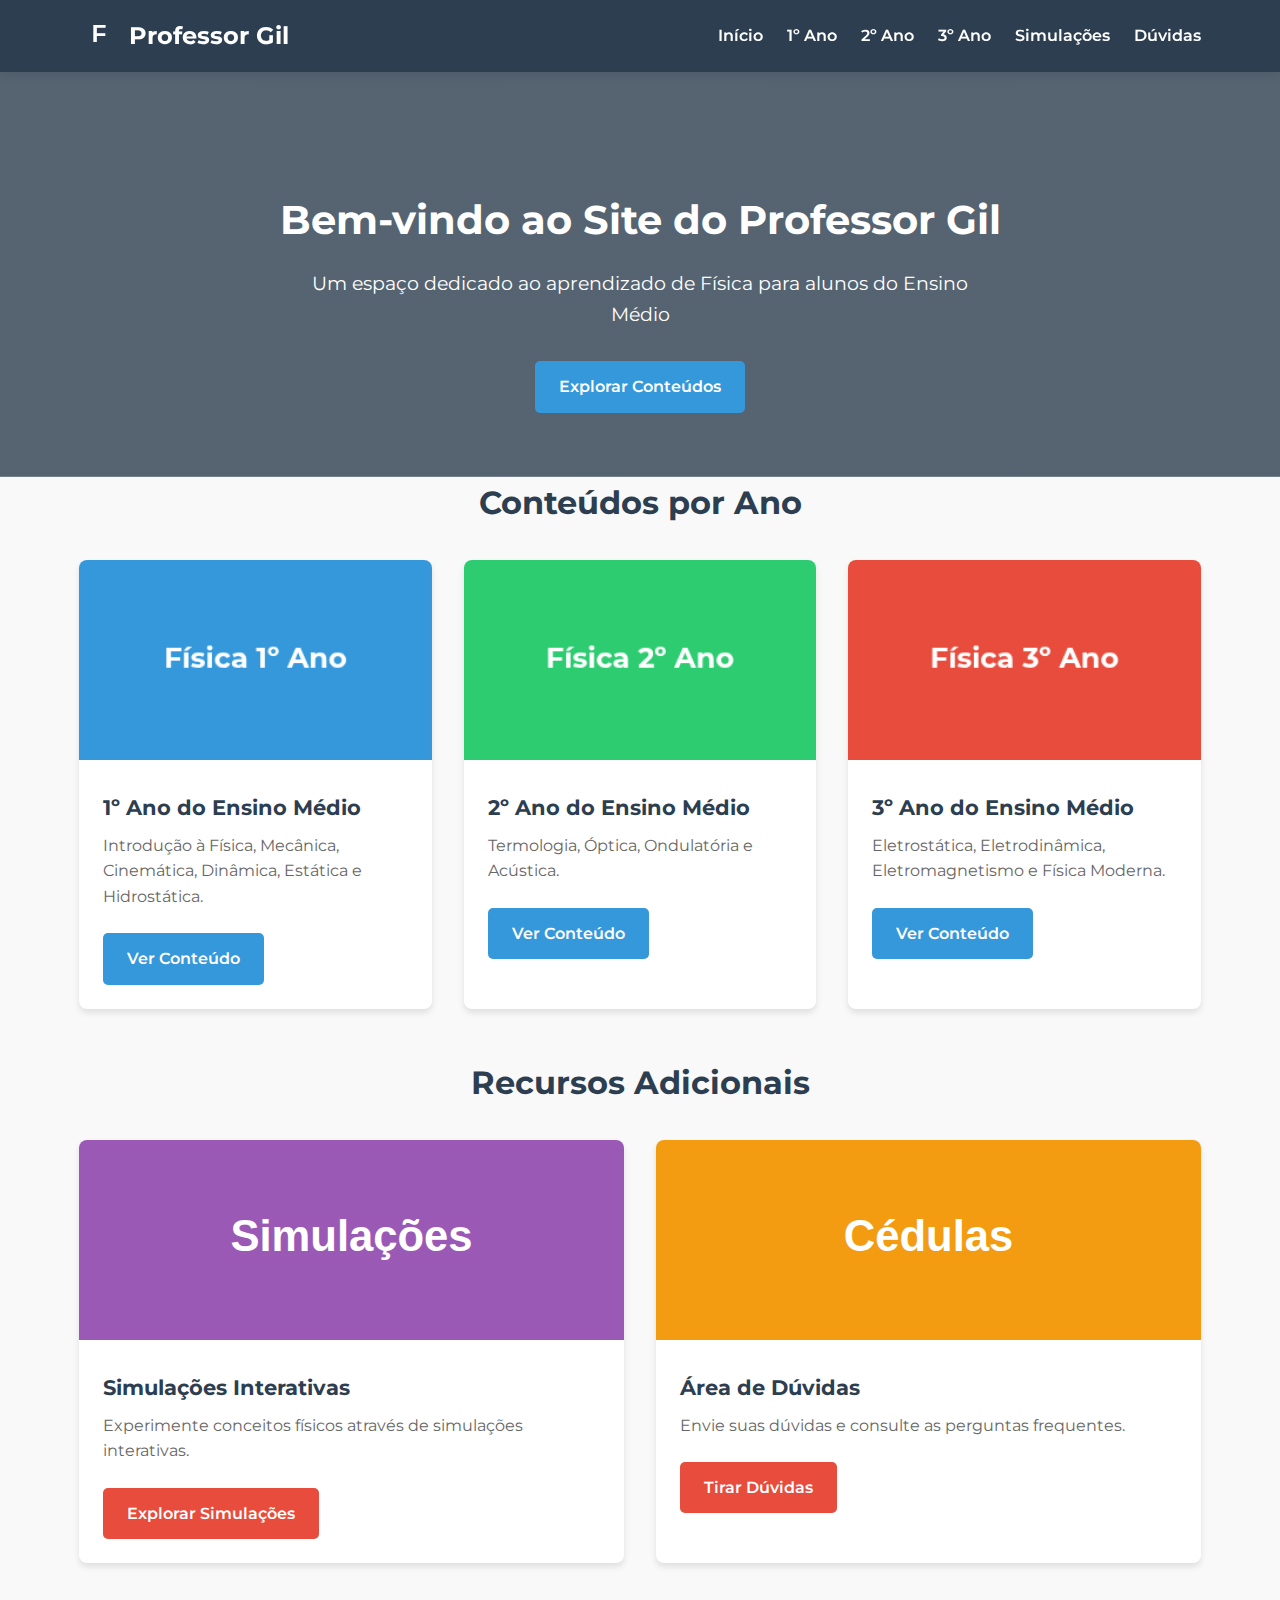
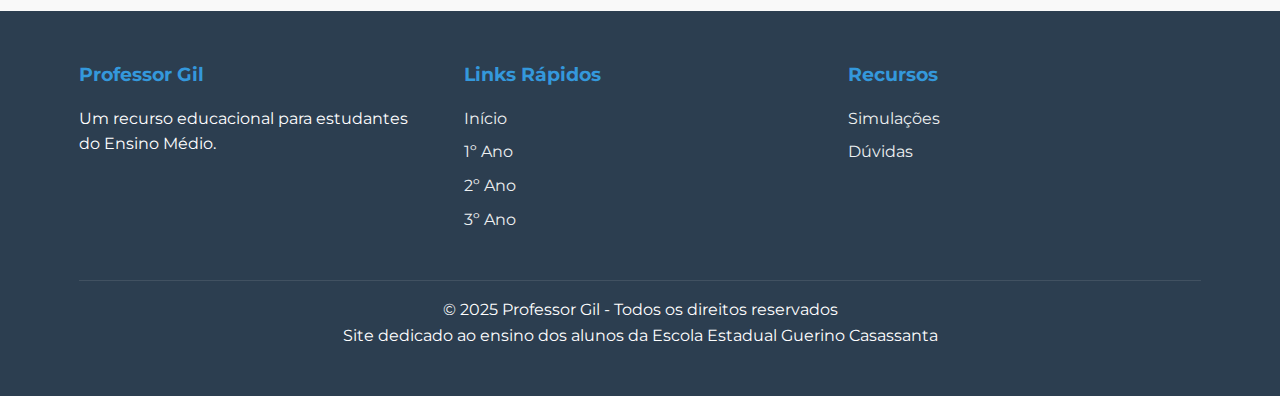
<file: index.html>
<!DOCTYPE html>
<html lang="pt-br">
<head>
    <meta charset="UTF-8">
    <meta name="viewport" content="width=device-width, initial-scale=1.0">
    <title>Professor Gil - Física para o Ensino Médio</title>
    <link rel="preconnect" href="https://fonts.googleapis.com">
    <link rel="preconnect" href="https://fonts.gstatic.com" crossorigin>
    <link href="https://fonts.googleapis.com/css2?family=Montserrat:wght@400;600;700&display=swap" rel="stylesheet">
    <link rel="stylesheet" href="https://cdnjs.cloudflare.com/ajax/libs/font-awesome/6.0.0/css/all.min.css">
    <style>
        :root {
            --primary-color: #3498db;
            --secondary-color: #2c3e50;
            --accent-color: #e74c3c;
            --light-color: #ecf0f1;
            --dark-color: #2c3e50;
            --text-color: #333;
            --text-light: #fff;
        }

        * {
            margin: 0;
            padding: 0;
            box-sizing: border-box;
        }

        body {
            font-family: 'Montserrat', sans-serif;
            line-height: 1.6;
            color: var(--text-color);
            background-color: #f9f9f9;
        }

        .container {
            width: 90%;
            max-width: 1200px;
            margin: 0 auto;
            padding: 0 15px;
        }

        /* Header Styles */
        header {
            background-color: var(--secondary-color);
            color: var(--text-light);
            padding: 1rem 0;
            position: fixed;
            width: 100%;
            top: 0;
            z-index: 1000;
            box-shadow: 0 2px 10px rgba(0, 0, 0, 0.1);
        }

        .header-container {
            display: flex;
            justify-content: space-between;
            align-items: center;
        }

        .logo {
            display: flex;
            align-items: center;
            gap: 10px;
        }

        .logo img {
            height: 40px;
            width: 40px;
            border-radius: 50%;
        }

        .logo h1 {
            font-size: 1.5rem;
            font-weight: 700;
        }

        /* Navigation */
        nav ul {
            display: flex;
            list-style: none;
            gap: 1.5rem;
        }

        nav a {
            color: var(--text-light);
            text-decoration: none;
            font-weight: 600;
            transition: color 0.3s;
        }

        nav a:hover {
            color: var(--primary-color);
        }

        .mobile-menu-btn {
            display: none;
            font-size: 1.5rem;
            cursor: pointer;
        }

        /* Banner Section */
        .banner {
            background: linear-gradient(rgba(44, 62, 80, 0.8), rgba(44, 62, 80, 0.8)), 
                        url('https://images.unsplash.com/photo-1532094349884-543bc11b234d?ixlib=rb-1.2.1&auto=format&fit=crop&w=1350&q=80');
            background-size: cover;
            background-position: center;
            color: var(--text-light);
            text-align: center;
            padding: 8rem 0 4rem;
            margin-top: 60px;
        }

        .banner h1 {
            font-size: 2.5rem;
            margin-bottom: 1rem;
        }

        .banner p {
            font-size: 1.2rem;
            margin-bottom: 2rem;
            max-width: 700px;
            margin-left: auto;
            margin-right: auto;
        }

        /* Button Styles */
        .btn {
            display: inline-block;
            background-color: var(--primary-color);
            color: var(--text-light);
            padding: 0.8rem 1.5rem;
            border-radius: 5px;
            text-decoration: none;
            font-weight: 600;
            transition: all 0.3s;
        }

        .btn:hover {
            background-color: #2980b9;
            transform: translateY(-2px);
        }

        .btn-secondary {
            background-color: var(--accent-color);
        }

        .btn-secondary:hover {
            background-color: #c0392b;
        }

        /* Main Content */
        main {
            padding: 3rem 0;
        }

        .section {
            margin-bottom: 3rem;
        }

        .section-title {
            text-align: center;
            margin-bottom: 2rem;
            color: var(--secondary-color);
            font-size: 2rem;
        }

        /* Cards */
        .cards-container {
            display: grid;
            grid-template-columns: repeat(auto-fit, minmax(300px, 1fr));
            gap: 2rem;
        }

        .card {
            background-color: #fff;
            border-radius: 8px;
            overflow: hidden;
            box-shadow: 0 4px 6px rgba(0, 0, 0, 0.1);
            transition: transform 0.3s, box-shadow 0.3s;
        }

        .card:hover {
            transform: translateY(-5px);
            box-shadow: 0 10px 20px rgba(0, 0, 0, 0.1);
        }

        .card-img {
            width: 100%;
            height: 200px;
            object-fit: cover;
        }

        .card-content {
            padding: 1.5rem;
        }

        .card-title {
            font-size: 1.3rem;
            margin-bottom: 0.5rem;
            color: var(--secondary-color);
        }

        .card-text {
            margin-bottom: 1.5rem;
            color: #666;
        }

        /* Footer */
        footer {
            background-color: var(--secondary-color);
            color: var(--text-light);
            padding: 3rem 0;
        }

        .footer-container {
            display: grid;
            grid-template-columns: repeat(auto-fit, minmax(200px, 1fr));
            gap: 2rem;
        }

        .footer-section h3 {
            font-size: 1.2rem;
            margin-bottom: 1rem;
            color: var(--primary-color);
        }

        .footer-section p, .footer-section ul {
            margin-bottom: 1rem;
        }

        .footer-section ul {
            list-style: none;
        }

        .footer-section ul li {
            margin-bottom: 0.5rem;
        }

        .footer-section a {
            color: var(--light-color);
            text-decoration: none;
            transition: color 0.3s;
        }

        .footer-section a:hover {
            color: var(--primary-color);
        }

        .footer-bottom {
            text-align: center;
            margin-top: 2rem;
            padding-top: 1rem;
            border-top: 1px solid rgba(255, 255, 255, 0.1);
        }

        /* Back to Top Button */
        .back-to-top {
            position: fixed;
            bottom: 20px;
            right: 20px;
            background-color: var(--primary-color);
            color: white;
            width: 50px;
            height: 50px;
            border-radius: 50%;
            display: flex;
            align-items: center;
            justify-content: center;
            cursor: pointer;
            opacity: 0;
            visibility: hidden;
            transition: all 0.3s;
        }

        .back-to-top.visible {
            opacity: 1;
            visibility: visible;
        }

        /* Responsive Design */
        @media (max-width: 768px) {
            .mobile-menu-btn {
                display: block;
            }

            nav ul {
                position: fixed;
                top: 80px;
                left: -100%;
                width: 100%;
                height: calc(100vh - 80px);
                background-color: var(--secondary-color);
                flex-direction: column;
                align-items: center;
                padding-top: 2rem;
                transition: left 0.3s;
            }

            nav ul.show {
                left: 0;
            }

            .banner {
                padding: 6rem 0 3rem;
            }

            .banner h1 {
                font-size: 2rem;
            }
        }
    </style>
</head>
<body>
    <!-- Header -->
    <header>
        <div class="container header-container">
            <div class="logo">
                <img src="[data-uri]" alt="Logo Professor Gil">
                <h1>Professor Gil</h1>
            </div>
            <div class="mobile-menu-btn">
                <i class="fas fa-bars"></i>
            </div>
            <nav>
                <ul>
                    <li><a href="index.html">Início</a></li>
                    <li><a href="./primeiro-ano/index.html">1º Ano</a></li>
                    <li><a href="segundo-ano/">2º Ano</a></li>
                    <li><a href="terceiro-ano/">3º Ano</a></li>
                    <li><a href="simulacoes/">Simulações</a></li>
                    <li><a href="duvidas/">Dúvidas</a></li>
                </ul>
            </nav>
        </div>
    </header>

    <!-- Banner -->
    <section class="banner">
        <div class="container">
            <h1>Bem-vindo ao Site do Professor Gil</h1>
            <p>Um espaço dedicado ao aprendizado de Física para alunos do Ensino Médio</p>
            <a href="#conteudo" class="btn">Explorar Conteúdos</a>
        </div>
    </section>

    <!-- Conteúdo Principal -->
    <main class="container">
        <section id="conteudo" class="section">
            <h2 class="section-title">Conteúdos por Ano</h2>
            <div class="cards-container">
                <!-- Card 1º Ano -->
                <div class="card">
                    <img src="[data-uri]" alt="Física 1º Ano" class="card-img" id="img-placeholder-1">
                    <div class="card-content">
                        <h3 class="card-title">1º Ano do Ensino Médio</h3>
                        <p class="card-text">Introdução à Física, Mecânica, Cinemática, Dinâmica, Estática e Hidrostática.</p>
                        <a href="p./rimeiro-ano/index.html" class="btn">Ver Conteúdo</a>
                    </div>
                </div>
                
                <!-- Card 2º Ano -->
                <div class="card">
                    <img src="[data-uri]" alt="Física 2º Ano" class="card-img" id="img-placeholder-2">
                    <div class="card-content">
                        <h3 class="card-title">2º Ano do Ensino Médio</h3>
                        <p class="card-text">Termologia, Óptica, Ondulatória e Acústica.</p>
                        <a href="segundo-ano/indx.html" class="btn">Ver Conteúdo</a>
                    </div>
                </div>
                
                <!-- Card 3º Ano -->
                <div class="card">
                    <img src="[data-uri]" alt="Física 3º Ano" class="card-img" id="img-placeholder-3">
                    <div class="card-content">
                        <h3 class="card-title">3º Ano do Ensino Médio</h3>
                        <p class="card-text">Eletrostática, Eletrodinâmica, Eletromagnetismo e Física Moderna.</p>
                        <a href="terceiro-ano/" class="btn">Ver Conteúdo</a>
                    </div>
                </div>
            </div>
        </section>

        <section class="section">
            <h2 class="section-title">Recursos Adicionais</h2>
            <div class="cards-container">
                <!-- Card Simulações -->
                <div class="card">
                    <img src="[data-uri]" alt="Simulações de Física" class="card-img">
                    <div class="card-content">
                        <h3 class="card-title">Simulações Interativas</h3>
                        <p class="card-text">Experimente conceitos físicos através de simulações interativas.</p>
                        <a href="simulacoes/" class="btn btn-secondary">Explorar Simulações</a>
                    </div>
                </div>
                
                <!-- Card Dúvidas -->
                <div class="card">
                    <img src="[data-uri]" alt="Área de Dúvidas" class="card-img">
                    <div class="card-content">
                        <h3 class="card-title">Área de Dúvidas</h3>
                        <p class="card-text">Envie suas dúvidas e consulte as perguntas frequentes.</p>
                        <a href="duvidas/" class="btn btn-secondary">Tirar Dúvidas</a>
                    </div>
                </div>
            </div>
        </section>
    </main>

    <!-- Footer -->
    <footer>
        <div class="container">
            <div class="footer-container">
                <div class="footer-section">
                    <h3>Professor Gil</h3>
                    <p>Um recurso educacional para estudantes do Ensino Médio.</p>
                </div>
                <div class="footer-section">
                    <h3>Links Rápidos</h3>
                    <ul>
                        <li><a href="index.html">Início</a></li>
                        <li><a href="./primeiro-ano/index">1º Ano</a></li>
                        <li><a href="segundo-ano/">2º Ano</a></li>
                        <li><a href="terceiro-ano/">3º Ano</a></li>
                    </ul>
                </div>
                <div class="footer-section">
                    <h3>Recursos</h3>
                    <ul>
                        <li><a href="simulacoes/">Simulações</a></li>
                        <li><a href="duvidas/">Dúvidas</a></li>
                    </ul>
                </div>
            </div>
            <div class="footer-bottom">
                <p>© 2025 Professor Gil - Todos os direitos reservados</p>
                <p>Site dedicado ao ensino dos alunos da Escola Estadual Guerino Casassanta</p>
            </div>
        </div>
    </footer>

    <!-- Botão Voltar ao Topo -->
    <div class="back-to-top">
        <i class="fas fa-arrow-up"></i>
    </div>

    <!-- Scripts -->
    <script>
        // Funções para o site de Física

        // Menu Mobile
        document.addEventListener('DOMContentLoaded', function() {
            const mobileMenuBtn = document.querySelector('.mobile-menu-btn');
            const navMenu = document.querySelector('nav ul');
            
            if (mobileMenuBtn) {
                mobileMenuBtn.addEventListener('click', function() {
                    navMenu.classList.toggle('show');
                });
            }
            
            // Botão Voltar ao Topo
            const backToTopBtn = document.querySelector('.back-to-top');
            
            window.addEventListener('scroll', function() {
                if (window.pageYOffset > 300) {
                    backToTopBtn.classList.add('visible');
                } else {
                    backToTopBtn.classList.remove('visible');
                }
            });
            
            if (backToTopBtn) {
                backToTopBtn.addEventListener('click', function() {
                    window.scrollTo({
                        top: 0,
                        behavior: 'smooth'
                    });
                });
            }
        });
    </script>
</body>
</html>
</file>
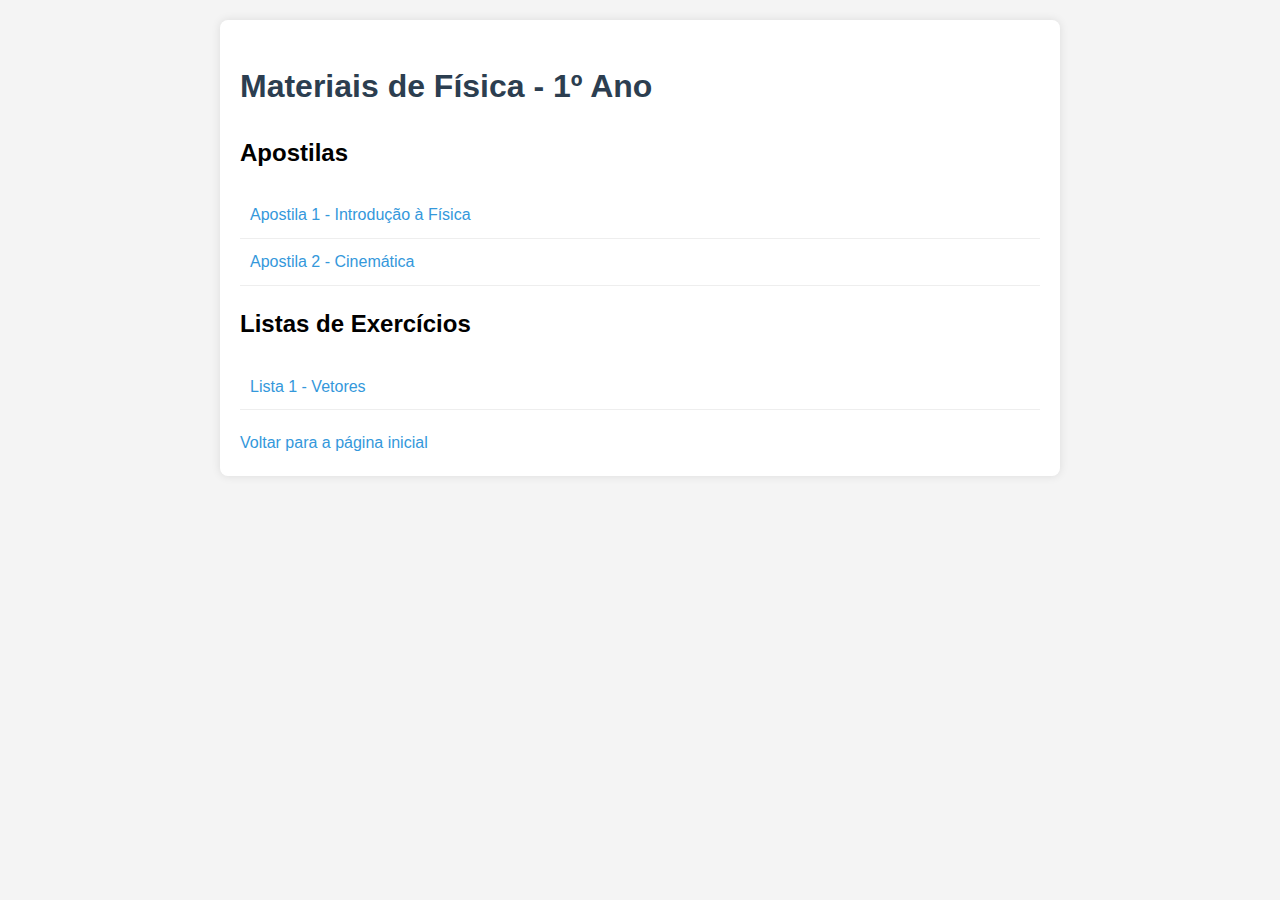
<file: primeiro-ano/index.html>
<!DOCTYPE html>
<html lang="pt-br">
<head>
    <meta charset="UTF-8">
    <title>Materiais de Física - 1º Ano</title>
    <style>
        body {
            font-family: Arial, sans-serif;
            line-height: 1.6;
            margin: 0;
            padding: 20px;
            background-color: #f4f4f4;
        }
        .container {
            max-width: 800px;
            margin: 0 auto;
            background: #fff;
            padding: 20px;
            border-radius: 8px;
            box-shadow: 0 0 10px rgba(0,0,0,0.1);
        }
        h1 {
            color: #2c3e50;
        }
        .pdf-list {
            margin-top: 20px;
        }
        .pdf-item {
            padding: 10px;
            border-bottom: 1px solid #eee;
        }
        .pdf-item a {
            color: #3498db;
            text-decoration: none;
        }
        .pdf-item a:hover {
            text-decoration: underline;
        }
        .back-link {
            display: inline-block;
            margin-top: 20px;
            color: #3498db;
            text-decoration: none;
        }
    </style>
</head>
<body>
    <div class="container">
        <h1>Materiais de Física - 1º Ano</h1>
        
        <div class="pdf-list">
            <h2>Apostilas</h2>
            <div class="pdf-item">
                <a href="arquivo1.pdf">Apostila 1 - Introdução à Física</a>
            </div>
            <div class="pdf-item">
                <a href="arquivo2.pdf">Apostila 2 - Cinemática</a>
            </div>
            
            <h2>Listas de Exercícios</h2>
            <div class="pdf-item">
                <a href="exercicios1.pdf">Lista 1 - Vetores</a>
            </div>
            <!-- Adicione mais arquivos conforme necessário -->
        </div>
        
        <a href="../" class="back-link">Voltar para a página inicial</a>
    </div>
</body>
</html>
</file>
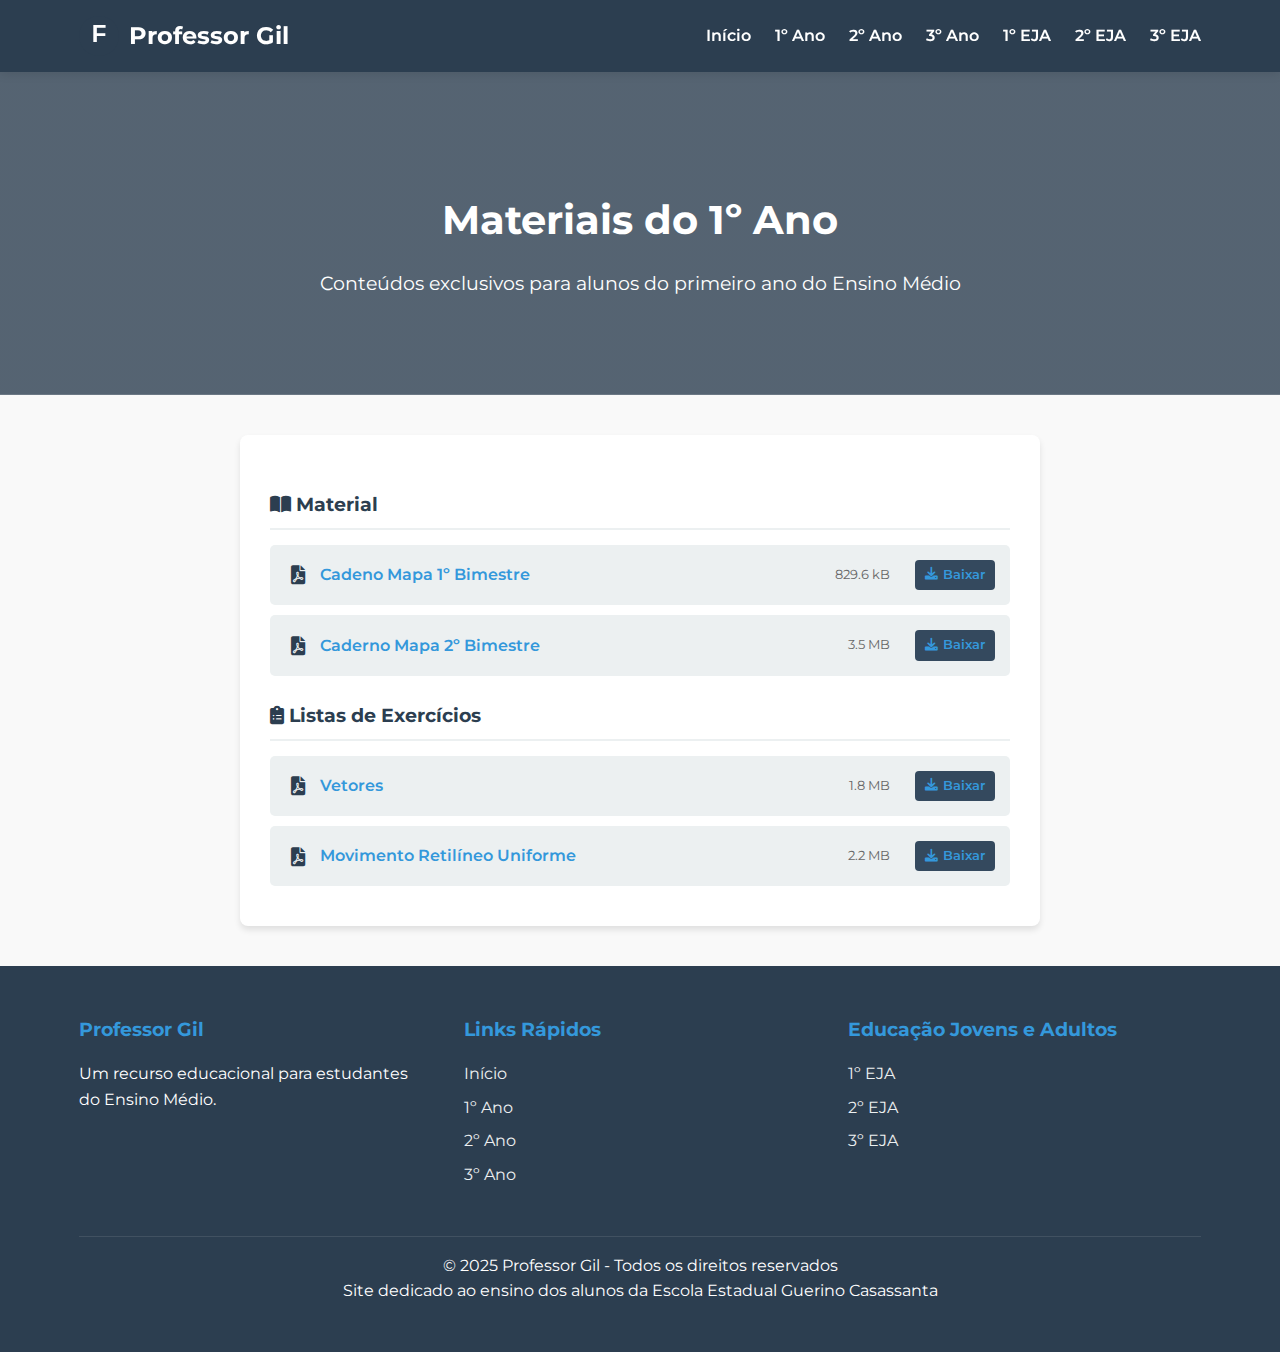
<file: primeiro-ano.html>
<!DOCTYPE html>
<html lang="pt-br">
<head>
    <meta charset="UTF-8">
    <meta name="viewport" content="width=device-width, initial-scale=1.0">
    <title>Professor Gil - Física para o Ensino Médio</title>
    <link rel="preconnect" href="https://fonts.googleapis.com">
    <link rel="preconnect" href="https://fonts.gstatic.com" crossorigin>
    <link href="https://fonts.googleapis.com/css2?family=Montserrat:wght@400;600;700&display=swap" rel="stylesheet">
    <link rel="stylesheet" href="https://cdnjs.cloudflare.com/ajax/libs/font-awesome/6.0.0/css/all.min.css">
    <link rel="stylesheet" href="/css/estilo.css">


</head>
<body>
    <!-- Header -->
    <header>
        <div class="container header-container">
            <div class="logo">
                <img src="[data-uri]" alt="Logo Professor Gil">
                <h1>Professor Gil</h1>
            </div>
            <div class="mobile-menu-btn">
                <i class="fas fa-bars"></i>
            </div>
            <nav>
                <ul>
                    <li><a href="/index.html">Início</a></li>
                    <li><a href="/primeiro-ano/primeiro-ano.html">1º Ano</a></li>
                    <li><a href="/segundo-ano/segundo-ano.html">2º Ano</a></li>
                    <li><a href="/terceiro-ano/terceiro-ano.html">3º Ano</a></li>
                    <li><a href="/primeiro-eja/primeiro-eja.html">1º EJA</a></li>
                    <li><a href="/segundo-eja/segundo-eja.html">2º EJA</a></li>
                    <li><a href="/terceiro-eja/terceiro-eja.html">3º EJA</a></li>
                </ul>
            </nav>
        </div>
    </header>

    <section class="banner">
        <div class="container">
            <h1>Materiais do 1º Ano</h1>
            <p>Conteúdos exclusivos para alunos do primeiro ano do Ensino Médio</p>
        </div>
    </section>

    <!-- Conteúdo Principal -->
    <main class="container">
        <div class="materiais-container">
            <div class="materiais-lista">
                <h3><i class="fas fa-book-open"></i> Material</h3>
                
                <div class="material-item">
                    <i class="fas fa-file-pdf material-icon"></i>
                    <a href="https://raw.githubusercontent.com/GilcimarMoraes/materiais-fisica/main/1°%20Ano%20-%20Ensino%20Médio%20-%201°%20Bimestre%20-%20Física%20-%20Estudante.pdf" target="_blank">Cadeno Mapa 1º Bimestre</a>
                    <div class="file-info">
                        <span class="file-size">829.6 kB</span>
                        <a href="https://raw.githubusercontent.com/GilcimarMoraes/materiais-fisica/main/1°%20Ano%20-%20Ensino%20Médio%20-%201°%20Bimestre%20-%20Física%20-%20Estudante.pdf" download="Mapa primeiro bimestre.pdf" class="download-btn">
                            <i class="fas fa-download"></i> Baixar
                        </a>
                    </div>
                </div>

                <div class="material-item">
                    <i class="fas fa-file-pdf material-icon"></i>
                    <a href="https://raw.githubusercontent.com/GilcimarMoraes/materiais-fisica/main/EM_1ANO_2°BIMESTRE_FÍSICA_ESTUDANTE.pdf" target="_blank">Caderno Mapa 2º Bimestre</a>
                    <div class="file-info">
                        <span class="file-size">3.5 MB</span>
                        <a href="https://raw.githubusercontent.com/GilcimarMoraes/materiais-fisica/main/EM_1ANO_2°BIMESTRE_FÍSICA_ESTUDANTE.pdf" download="Mapa segundo bimestre.pdf" class="download-btn">
                            <i class="fas fa-download"></i> Baixar
                        </a>
                    </div>
                </div>
            
                <h3><i class="fas fa-clipboard-list"></i> Listas de Exercícios</h3>
                
                <div class="material-item">
                    <i class="fas fa-file-pdf material-icon"></i>
                    <a href="https://github.com/GilcimarMoraes/materiais-fisica/raw/main/primeiro-ano/exercicios-vetores.pdf" target="_blank">Vetores</a>
                    <div class="file-info">
                        <span class="file-size">1.8 MB</span>
                        <a href="https://github.com/GilcimarMoraes/materiais-fisica/raw/main/primeiro-ano/exercicios-vetores.pdf" download="Exercícios-Vetores-1Ano.pdf" class="download-btn">
                            <i class="fas fa-download"></i> Baixar
                        </a>
                    </div>
                </div>
                
                <div class="material-item">
                    <i class="fas fa-file-pdf material-icon"></i>
                    <a href="https://github.com/GilcimarMoraes/materiais-fisica/raw/main/primeiro-ano/exercicios-mru.pdf" target="_blank">Movimento Retilíneo Uniforme</a>
                    <div class="file-info">
                        <span class="file-size">2.2 MB</span>
                        <a href="https://github.com/GilcimarMoraes/materiais-fisica/raw/main/primeiro-ano/exercicios-mru.pdf" download="Exercícios-MRU-1Ano.pdf" class="download-btn">
                            <i class="fas fa-download"></i> Baixar
                        </a>
                    </div>
                </div>
            </div>
        </div>
    </main>

    <!-- Footer-->
    <footer>
        <div class="container">
            <div class="footer-container">
                <div class="footer-section">
                    <h3>Professor Gil</h3>
                    <p>Um recurso educacional para estudantes do Ensino Médio.</p>
                </div>
                <div class="footer-section">
                    <h3>Links Rápidos</h3>
                    <ul>
                        <li><a href="/index.html">Início</a></li>
                        <li><a href="/primeiro-ano/primeiro-ano.html">1º Ano</a></li>
                        <li><a href="/segundo-ano/segundo-ano.html">2º Ano</a></li>
                        <li><a href="/terceiro-ano/terceiro-ano.html">3º Ano</a></li>
                    </ul>
                </div>
                <div class="footer-section">
                    <h3>Educação Jovens e Adultos</h3>
                    <ul>
                        <li><a href="/primeiro-eja/primeiro-eja.html">1º EJA</a></li>
                        <li><a href="/segundo-eja/segundo-eja.html">2º EJA</a></li>
                        <li><a href="/terceiro-eja/terceiro-eja.html">3º EJA</a></li>
                    </ul>
                </div>
            </div>
            <div class="footer-bottom">
                <p>© 2025 Professor Gil - Todos os direitos reservados</p>
                <p>Site dedicado ao ensino dos alunos da Escola Estadual Guerino Casassanta</p>
            </div>
        </div>
    </footer>

    <!-- Botão Voltar ao Topo -->
    <div class="back-to-top">
        <i class="fas fa-arrow-up"></i>
    </div>

    <!-- Scripts -->
    <script>
        // Menu Mobile
        document.addEventListener('DOMContentLoaded', function() {
            const mobileMenuBtn = document.querySelector('.mobile-menu-btn');
            const navMenu = document.querySelector('nav ul');
            
            if (mobileMenuBtn) {
                mobileMenuBtn.addEventListener('click', function() {
                    navMenu.classList.toggle('show');
                });
            }
            
            // Botão Voltar ao Topo
            const backToTopBtn = document.querySelector('.back-to-top');
            
            window.addEventListener('scroll', function() {
                if (window.pageYOffset > 300) {
                    backToTopBtn.classList.add('visible');
                } else {
                    backToTopBtn.classList.remove('visible');
                }
            });
            
            if (backToTopBtn) {
                backToTopBtn.addEventListener('click', function() {
                    window.scrollTo({
                        top: 0,
                        behavior: 'smooth'
                    });
                });
            }
        });
    </script>
</body>
</html>
</file>
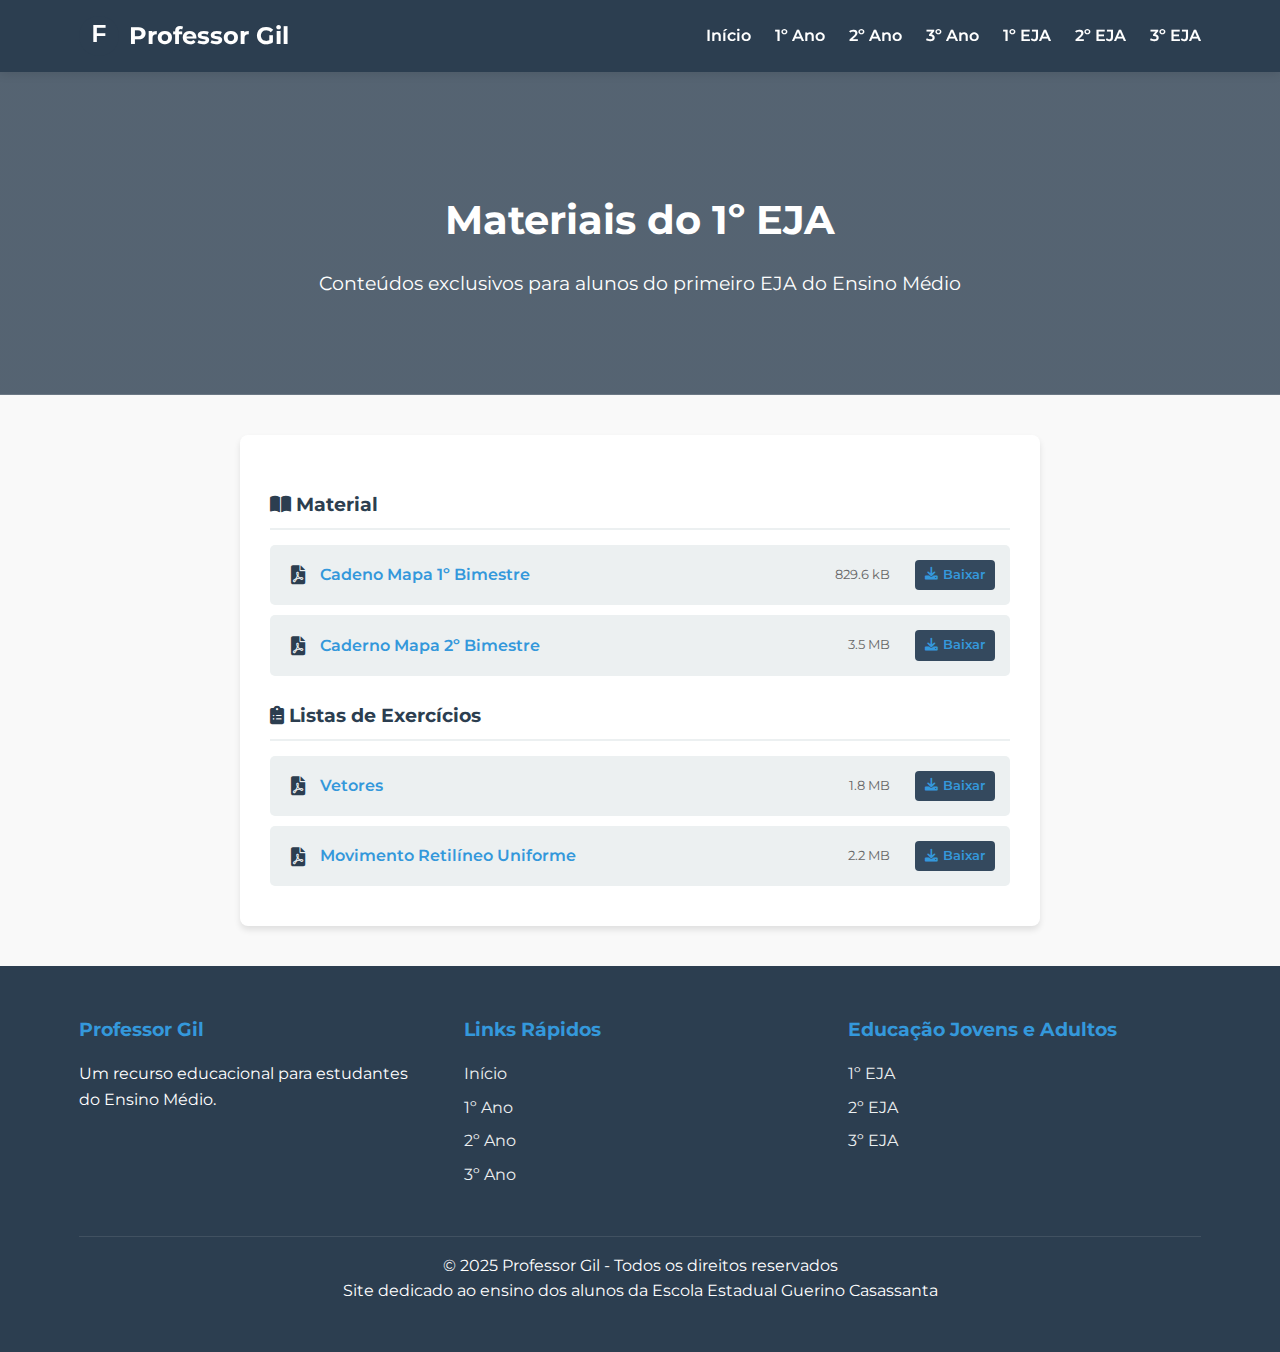
<file: primeiro-eja (3).html>
<!DOCTYPE html>
<html lang="pt-br">
<head>
    <meta charset="UTF-8">
    <meta name="viewport" content="width=device-width, initial-scale=1.0">
    <title>Professor Gil - Física para o Ensino Médio</title>
    <link rel="preconnect" href="https://fonts.googleapis.com">
    <link rel="preconnect" href="https://fonts.gstatic.com" crossorigin>
    <link href="https://fonts.googleapis.com/css2?family=Montserrat:wght@400;600;700&display=swap" rel="stylesheet">
    <link rel="stylesheet" href="https://cdnjs.cloudflare.com/ajax/libs/font-awesome/6.0.0/css/all.min.css">
    <link rel="stylesheet" href="/css/estilo.css">


</head>
<body>
    <!-- Header -->
    <header>
        <div class="container header-container">
            <div class="logo">
                <img src="[data-uri]" alt="Logo Professor Gil">
                <h1>Professor Gil</h1>
            </div>
            <div class="mobile-menu-btn">
                <i class="fas fa-bars"></i>
            </div>
            <nav>
                <ul>
                    <li><a href="/index.html">Início</a></li>
                    <li><a href="/primeiro-ano/primeiro-ano.html">1º Ano</a></li>
                    <li><a href="/segundo-ano/segundo-ano.html">2º Ano</a></li>
                    <li><a href="/terceiro-ano/terceiro-ano.html">3º Ano</a></li>
                    <li><a href="/primeiro-eja/primeiro-eja.html">1º EJA</a></li>
                    <li><a href="/segundo-eja/segundo-eja.html">2º EJA</a></li>
                    <li><a href="/terceiro-eja/terceiro-eja.html">3º EJA</a></li>
                </ul>
            </nav>
        </div>
    </header>

    <section class="banner">
        <div class="container">
            <h1>Materiais do 1º EJA</h1>
            <p>Conteúdos exclusivos para alunos do primeiro EJA do Ensino Médio</p>
        </div>
    </section>

    <!-- Conteúdo Principal -->
    <main class="container">
        <div class="materiais-container">
            <div class="materiais-lista">
                <h3><i class="fas fa-book-open"></i> Material</h3>
                
                <div class="material-item">
                    <i class="fas fa-file-pdf material-icon"></i>
                    <a href="https://raw.githubusercontent.com/GilcimarMoraes/materiais-fisica/main/1°%20Ano%20-%20Ensino%20Médio%20-%201°%20Bimestre%20-%20Física%20-%20Estudante.pdf" target="_blank">Cadeno Mapa 1º Bimestre</a>
                    <div class="file-info">
                        <span class="file-size">829.6 kB</span>
                        <a href="https://raw.githubusercontent.com/GilcimarMoraes/materiais-fisica/main/1°%20Ano%20-%20Ensino%20Médio%20-%201°%20Bimestre%20-%20Física%20-%20Estudante.pdf" download="Mapa primeiro bimestre.pdf" class="download-btn">
                            <i class="fas fa-download"></i> Baixar
                        </a>
                    </div>
                </div>

                <div class="material-item">
                    <i class="fas fa-file-pdf material-icon"></i>
                    <a href="https://raw.githubusercontent.com/GilcimarMoraes/materiais-fisica/main/EM_1ANO_2°BIMESTRE_FÍSICA_ESTUDANTE.pdf" target="_blank">Caderno Mapa 2º Bimestre</a>
                    <div class="file-info">
                        <span class="file-size">3.5 MB</span>
                        <a href="https://raw.githubusercontent.com/GilcimarMoraes/materiais-fisica/main/EM_1ANO_2°BIMESTRE_FÍSICA_ESTUDANTE.pdf" download="Mapa segundo bimestre.pdf" class="download-btn">
                            <i class="fas fa-download"></i> Baixar
                        </a>
                    </div>
                </div>
            
                <h3><i class="fas fa-clipboard-list"></i> Listas de Exercícios</h3>
                
                <div class="material-item">
                    <i class="fas fa-file-pdf material-icon"></i>
                    <a href="https://github.com/GilcimarMoraes/materiais-fisica/raw/main/primeiro-ano/exercicios-vetores.pdf" target="_blank">Vetores</a>
                    <div class="file-info">
                        <span class="file-size">1.8 MB</span>
                        <a href="https://github.com/GilcimarMoraes/materiais-fisica/raw/main/primeiro-ano/exercicios-vetores.pdf" download="Exercícios-Vetores-1Ano.pdf" class="download-btn">
                            <i class="fas fa-download"></i> Baixar
                        </a>
                    </div>
                </div>
                
                <div class="material-item">
                    <i class="fas fa-file-pdf material-icon"></i>
                    <a href="https://github.com/GilcimarMoraes/materiais-fisica/raw/main/primeiro-ano/exercicios-mru.pdf" target="_blank">Movimento Retilíneo Uniforme</a>
                    <div class="file-info">
                        <span class="file-size">2.2 MB</span>
                        <a href="https://github.com/GilcimarMoraes/materiais-fisica/raw/main/primeiro-ano/exercicios-mru.pdf" download="Exercícios-MRU-1Ano.pdf" class="download-btn">
                            <i class="fas fa-download"></i> Baixar
                        </a>
                    </div>
                </div>
            </div>
        </div>
    </main>

    <!-- Footer-->
    <footer>
        <div class="container">
            <div class="footer-container">
                <div class="footer-section">
                    <h3>Professor Gil</h3>
                    <p>Um recurso educacional para estudantes do Ensino Médio.</p>
                </div>
                <div class="footer-section">
                    <h3>Links Rápidos</h3>
                    <ul>
                        <li><a href="/index.html">Início</a></li>
                        <li><a href="/primeiro-ano/primeiro-ano.html">1º Ano</a></li>
                        <li><a href="/segundo-ano/segundo-ano.html">2º Ano</a></li>
                        <li><a href="/terceiro-ano/terceiro-ano.html">3º Ano</a></li>
                    </ul>
                </div>
                <div class="footer-section">
                    <h3>Educação Jovens e Adultos</h3>
                    <ul>
                        <li><a href="/primeiro-eja/primeiro-eja.html">1º EJA</a></li>
                        <li><a href="/segundo-eja/segundo-eja.html">2º EJA</a></li>
                        <li><a href="/terceiro-eja/terceiro-eja.html">3º EJA</a></li>
                    </ul>
                </div>
            </div>
            <div class="footer-bottom">
                <p>© 2025 Professor Gil - Todos os direitos reservados</p>
                <p>Site dedicado ao ensino dos alunos da Escola Estadual Guerino Casassanta</p>
            </div>
        </div>
    </footer>

    <!-- Botão Voltar ao Topo -->
    <div class="back-to-top">
        <i class="fas fa-arrow-up"></i>
    </div>

    <!-- Scripts -->
    <script>
        // Menu Mobile
        document.addEventListener('DOMContentLoaded', function() {
            const mobileMenuBtn = document.querySelector('.mobile-menu-btn');
            const navMenu = document.querySelector('nav ul');
            
            if (mobileMenuBtn) {
                mobileMenuBtn.addEventListener('click', function() {
                    navMenu.classList.toggle('show');
                });
            }
            
            // Botão Voltar ao Topo
            const backToTopBtn = document.querySelector('.back-to-top');
            
            window.addEventListener('scroll', function() {
                if (window.pageYOffset > 300) {
                    backToTopBtn.classList.add('visible');
                } else {
                    backToTopBtn.classList.remove('visible');
                }
            });
            
            if (backToTopBtn) {
                backToTopBtn.addEventListener('click', function() {
                    window.scrollTo({
                        top: 0,
                        behavior: 'smooth'
                    });
                });
            }
        });
    </script>
</body>
</html>
</file>
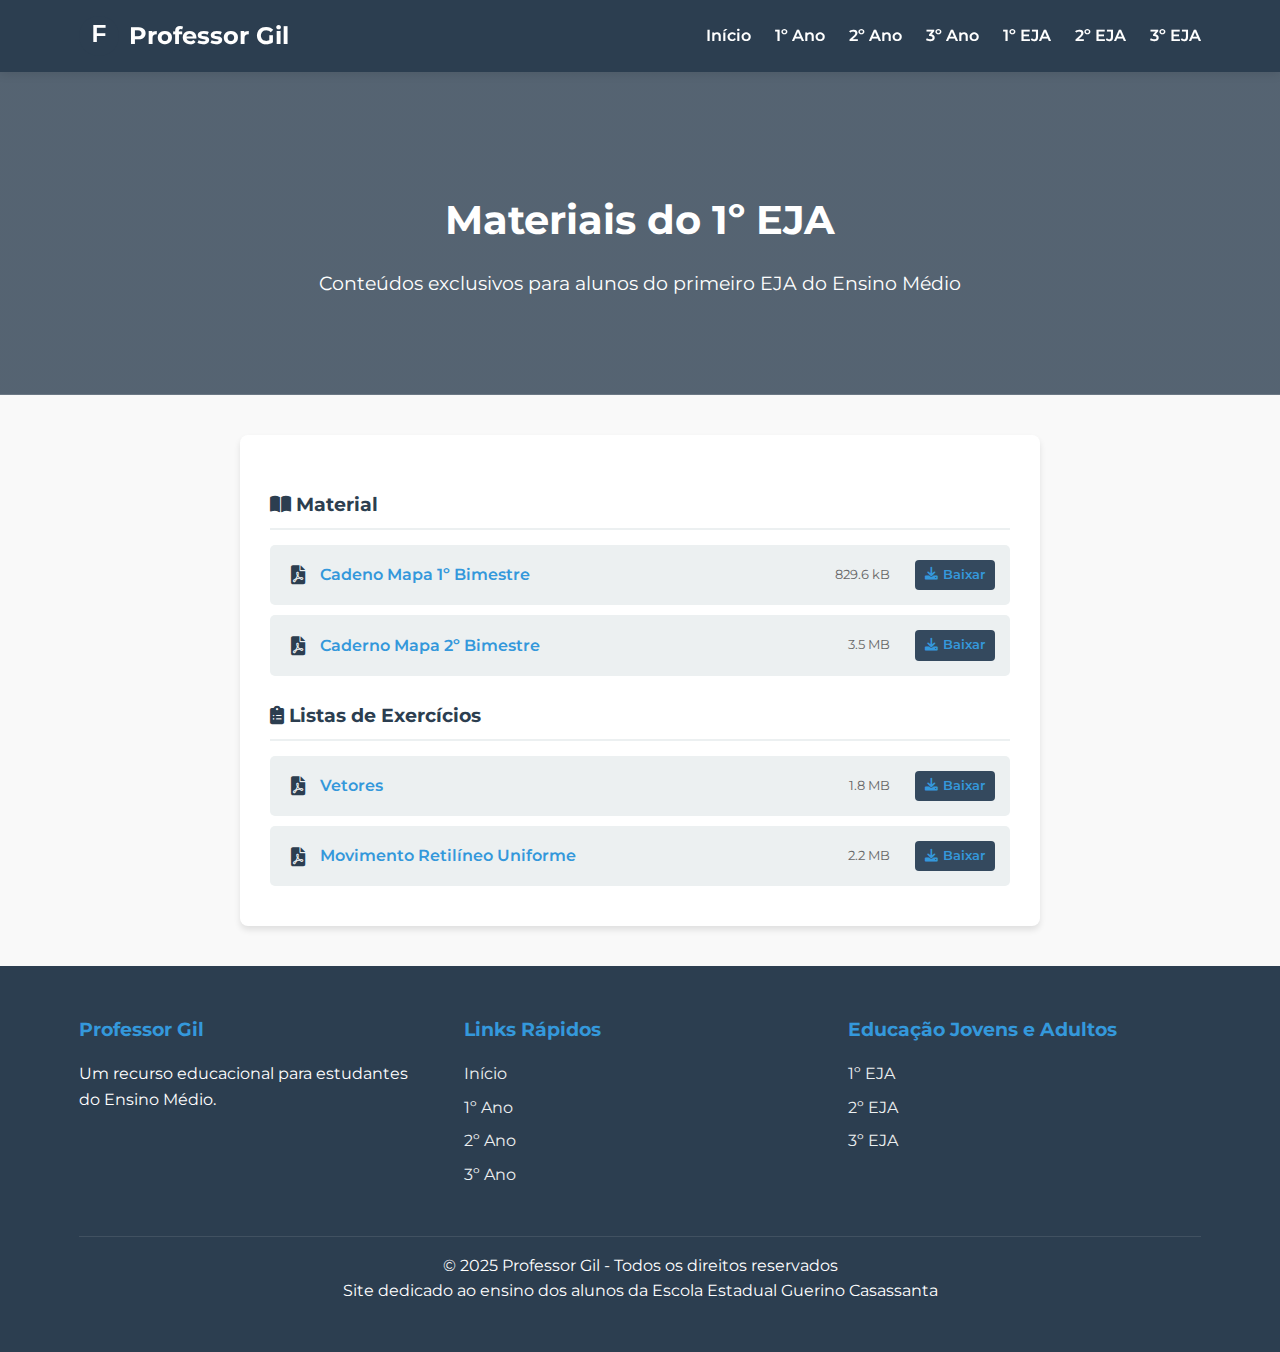
<file: primeiro-eja .html>
<!DOCTYPE html>
<html lang="pt-br">
<head>
    <meta charset="UTF-8">
    <meta name="viewport" content="width=device-width, initial-scale=1.0">
    <title>Professor Gil - Física para o Ensino Médio</title>
    <link rel="preconnect" href="https://fonts.googleapis.com">
    <link rel="preconnect" href="https://fonts.gstatic.com" crossorigin>
    <link href="https://fonts.googleapis.com/css2?family=Montserrat:wght@400;600;700&display=swap" rel="stylesheet">
    <link rel="stylesheet" href="https://cdnjs.cloudflare.com/ajax/libs/font-awesome/6.0.0/css/all.min.css">
    <link rel="stylesheet" href="css/estilo.css">


</head>
<body>
    <!-- Header -->
    <header>
        <div class="container header-container">
            <div class="logo">
                <img src="[data-uri]" alt="Logo Professor Gil">
                <h1>Professor Gil</h1>
            </div>
            <div class="mobile-menu-btn">
                <i class="fas fa-bars"></i>
            </div>
            <nav>
                <ul>
                    <li><a href="index.html">Início</a></li>
                    <li><a href="primeiro-ano.html">1º Ano</a></li>
                    <li><a href="segundo-ano.html">2º Ano</a></li>
                    <li><a href="terceiro-ano.html">3º Ano</a></li>
                    <li><a href="primeiro-eja.html">1º EJA</a></li>
                    <li><a href="segundo-eja.html">2º EJA</a></li>
                    <li><a href="terceiro-eja.html">3º EJA</a></li>
                </ul>
            </nav>
        </div>
    </header>

    <section class="banner">
        <div class="container">
            <h1>Materiais do 1º EJA</h1>
            <p>Conteúdos exclusivos para alunos do primeiro EJA do Ensino Médio</p>
        </div>
    </section>

    <!-- Conteúdo Principal -->
    <main class="container">
        <div class="materiais-container">
            <div class="materiais-lista">
                <h3><i class="fas fa-book-open"></i> Material</h3>
                
                <div class="material-item">
                    <i class="fas fa-file-pdf material-icon"></i>
                    <a href="https://raw.githubusercontent.com/GilcimarMoraes/materiais-fisica/main/1°%20Ano%20-%20Ensino%20Médio%20-%201°%20Bimestre%20-%20Física%20-%20Estudante.pdf" target="_blank">Cadeno Mapa 1º Bimestre</a>
                    <div class="file-info">
                        <span class="file-size">829.6 kB</span>
                        <a href="https://raw.githubusercontent.com/GilcimarMoraes/materiais-fisica/main/1°%20Ano%20-%20Ensino%20Médio%20-%201°%20Bimestre%20-%20Física%20-%20Estudante.pdf" download="Mapa primeiro bimestre.pdf" class="download-btn">
                            <i class="fas fa-download"></i> Baixar
                        </a>
                    </div>
                </div>

                <div class="material-item">
                    <i class="fas fa-file-pdf material-icon"></i>
                    <a href="https://raw.githubusercontent.com/GilcimarMoraes/materiais-fisica/main/EM_1ANO_2°BIMESTRE_FÍSICA_ESTUDANTE.pdf" target="_blank">Caderno Mapa 2º Bimestre</a>
                    <div class="file-info">
                        <span class="file-size">3.5 MB</span>
                        <a href="https://raw.githubusercontent.com/GilcimarMoraes/materiais-fisica/main/EM_1ANO_2°BIMESTRE_FÍSICA_ESTUDANTE.pdf" download="Mapa segundo bimestre.pdf" class="download-btn">
                            <i class="fas fa-download"></i> Baixar
                        </a>
                    </div>
                </div>
            
                <h3><i class="fas fa-clipboard-list"></i> Listas de Exercícios</h3>
                
                <div class="material-item">
                    <i class="fas fa-file-pdf material-icon"></i>
                    <a href="https://github.com/GilcimarMoraes/materiais-fisica/raw/main/primeiro-ano/exercicios-vetores.pdf" target="_blank">Vetores</a>
                    <div class="file-info">
                        <span class="file-size">1.8 MB</span>
                        <a href="https://github.com/GilcimarMoraes/materiais-fisica/raw/main/primeiro-ano/exercicios-vetores.pdf" download="Exercícios-Vetores-1Ano.pdf" class="download-btn">
                            <i class="fas fa-download"></i> Baixar
                        </a>
                    </div>
                </div>
                
                <div class="material-item">
                    <i class="fas fa-file-pdf material-icon"></i>
                    <a href="https://github.com/GilcimarMoraes/materiais-fisica/raw/main/primeiro-ano/exercicios-mru.pdf" target="_blank">Movimento Retilíneo Uniforme</a>
                    <div class="file-info">
                        <span class="file-size">2.2 MB</span>
                        <a href="https://github.com/GilcimarMoraes/materiais-fisica/raw/main/primeiro-ano/exercicios-mru.pdf" download="Exercícios-MRU-1Ano.pdf" class="download-btn">
                            <i class="fas fa-download"></i> Baixar
                        </a>
                    </div>
                </div>
            </div>
        </div>
    </main>

    <!-- Footer-->
    <footer>
        <div class="container">
            <div class="footer-container">
                <div class="footer-section">
                    <h3>Professor Gil</h3>
                    <p>Um recurso educacional para estudantes do Ensino Médio.</p>
                </div>
                <div class="footer-section">
                    <h3>Links Rápidos</h3>
                    <ul>
                        <li><a href="index.html">Início</a></li>
                        <li><a href="primeiro-ano.html">1º Ano</a></li>
                        <li><a href="segundo-ano.html">2º Ano</a></li>
                        <li><a href="terceiro-ano.html">3º Ano</a></li>
                    </ul>
                </div>
                <div class="footer-section">
                    <h3>Educação Jovens e Adultos</h3>
                    <ul>
                        <li><a href="primeiro-eja.html">1º EJA</a></li>
                        <li><a href="segundo-eja.html">2º EJA</a></li>
                        <li><a href="terceiro-eja.html">3º EJA</a></li>
                    </ul>
                </div>
            </div>
            <div class="footer-bottom">
                <p>© 2025 Professor Gil - Todos os direitos reservados</p>
                <p>Site dedicado ao ensino dos alunos da Escola Estadual Guerino Casassanta</p>
            </div>
        </div>
    </footer>

    <!-- Botão Voltar ao Topo -->
    <div class="back-to-top">
        <i class="fas fa-arrow-up"></i>
    </div>

    <!-- Scripts -->
    <script>
        // Menu Mobile
        document.addEventListener('DOMContentLoaded', function() {
            const mobileMenuBtn = document.querySelector('.mobile-menu-btn');
            const navMenu = document.querySelector('nav ul');
            
            if (mobileMenuBtn) {
                mobileMenuBtn.addEventListener('click', function() {
                    navMenu.classList.toggle('show');
                });
            }
            
            // Botão Voltar ao Topo
            const backToTopBtn = document.querySelector('.back-to-top');
            
            window.addEventListener('scroll', function() {
                if (window.pageYOffset > 300) {
                    backToTopBtn.classList.add('visible');
                } else {
                    backToTopBtn.classList.remove('visible');
                }
            });
            
            if (backToTopBtn) {
                backToTopBtn.addEventListener('click', function() {
                    window.scrollTo({
                        top: 0,
                        behavior: 'smooth'
                    });
                });
            }
        });
    </script>
</body>
</html>
</file>
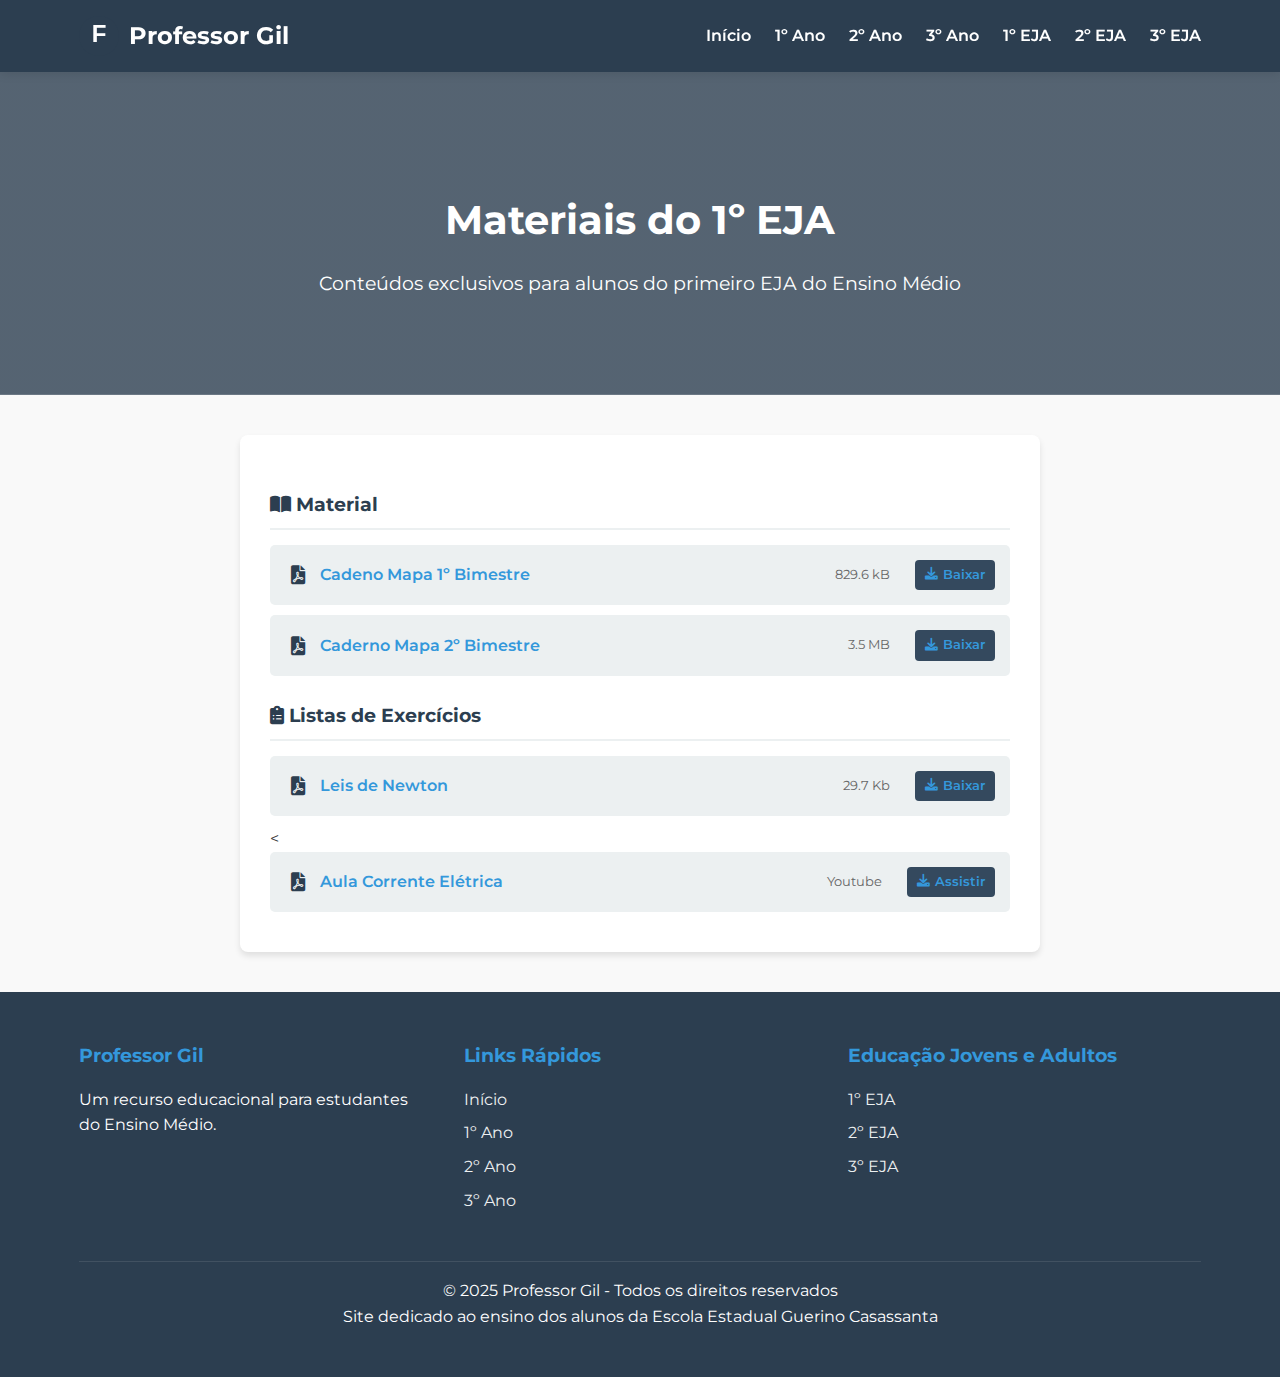
<file: primeiro-eja.html>
<!DOCTYPE html>
<html lang="pt-br">
<head>
    <meta charset="UTF-8">
    <meta name="viewport" content="width=device-width, initial-scale=1.0">
    <title>Professor Gil - Física para o Ensino Médio</title>
    <link rel="preconnect" href="https://fonts.googleapis.com">
    <link rel="preconnect" href="https://fonts.gstatic.com" crossorigin>
    <link href="https://fonts.googleapis.com/css2?family=Montserrat:wght@400;600;700&display=swap" rel="stylesheet">
    <link rel="stylesheet" href="https://cdnjs.cloudflare.com/ajax/libs/font-awesome/6.0.0/css/all.min.css">
    <link rel="stylesheet" href="css/estilo.css">


</head>
<body>
    <!-- Header -->
    <header>
        <div class="container header-container">
            <div class="logo">
                <img src="[data-uri]" alt="Logo Professor Gil">
                <h1>Professor Gil</h1>
            </div>
            <div class="mobile-menu-btn">
                <i class="fas fa-bars"></i>
            </div>
            <nav>
                <ul>
                    <li><a href="index.html">Início</a></li>
                    <li><a href="primeiro-ano.html">1º Ano</a></li>
                    <li><a href="segundo-ano.html">2º Ano</a></li>
                    <li><a href="terceiro-ano.html">3º Ano</a></li>
                    <li><a href="primeiro-eja.html">1º EJA</a></li>
                    <li><a href="segundo-eja.html">2º EJA</a></li>
                    <li><a href="terceiro-eja.html">3º EJA</a></li>
                </ul>
            </nav>
        </div>
    </header>

    <section class="banner">
        <div class="container">
            <h1>Materiais do 1º EJA</h1>
            <p>Conteúdos exclusivos para alunos do primeiro EJA do Ensino Médio</p>
        </div>
    </section>

    <!-- Conteúdo Principal -->
    <main class="container">
        <div class="materiais-container">
            <div class="materiais-lista">
                <h3><i class="fas fa-book-open"></i> Material</h3>
                
                <div class="material-item">
                    <i class="fas fa-file-pdf material-icon"></i>
                    <a href="https://raw.githubusercontent.com/GilcimarMoraes/materiais-fisica/main/1°%20Ano%20-%20Ensino%20Médio%20-%201°%20Bimestre%20-%20Física%20-%20Estudante.pdf" target="_blank">Cadeno Mapa 1º Bimestre</a>
                    <div class="file-info">
                        <span class="file-size">829.6 kB</span>
                        <a href="https://raw.githubusercontent.com/GilcimarMoraes/materiais-fisica/main/1°%20Ano%20-%20Ensino%20Médio%20-%201°%20Bimestre%20-%20Física%20-%20Estudante.pdf" download="Mapa primeiro bimestre.pdf" class="download-btn">
                            <i class="fas fa-download"></i> Baixar
                        </a>
                    </div>
                </div>

                <div class="material-item">
                    <i class="fas fa-file-pdf material-icon"></i>
                    <a href="https://raw.githubusercontent.com/GilcimarMoraes/materiais-fisica/main/EM_1ANO_2°BIMESTRE_FÍSICA_ESTUDANTE.pdf" target="_blank">Caderno Mapa 2º Bimestre</a>
                    <div class="file-info">
                        <span class="file-size">3.5 MB</span>
                        <a href="https://raw.githubusercontent.com/GilcimarMoraes/materiais-fisica/main/EM_1ANO_2°BIMESTRE_FÍSICA_ESTUDANTE.pdf" download="Mapa segundo bimestre.pdf" class="download-btn">
                            <i class="fas fa-download"></i> Baixar
                        </a>
                    </div>
                </div>
            
                <h3><i class="fas fa-clipboard-list"></i> Listas de Exercícios</h3>
                
                <div class="material-item">
                    <i class="fas fa-file-pdf material-icon"></i>
                    <a href="https://github.com/GilcimarMoraes/materiais-fisica/raw/main/Leis%20de%20Newton.pdf" target="_blank">Leis de Newton</a>
                    <div class="file-info">
                        <span class="file-size">29.7 Kb</span>
                        <a href="https://github.com/GilcimarMoraes/materiais-fisica/raw/main/Leis%20de%20Newton.pdf" download="Leis de Newton.pdf" class="download-btn">
                            <i class="fas fa-download"></i> Baixar
                        </a>
                    </div>
                </div>
                
               <<!-- <div class="material-item">
                    <i class="fas fa-file-pdf material-icon"></i>
                    <a href="https://github.com/GilcimarMoraes/materiais-fisica/raw/main/primeiro-ano/exercicios-mru.pdf" target="_blank">Movimento Retilíneo Uniforme</a>
                    <div class="file-info">
                        <span class="file-size">2.2 MB</span>
                        <a href="https://github.com/GilcimarMoraes/materiais-fisica/raw/main/primeiro-ano/exercicios-mru.pdf" download="Exercícios-MRU-1Ano.pdf" class="download-btn">
                            <i class="fas fa-download"></i> Baixar
                        </a>
                    </div>
                </div> -->

                <div class="material-item">
                    <i class="fas fa-file-pdf material-icon"></i>
                    <a href="https://www.youtube.com/watch?v=jAl-EaUwKnc" target="_blank">Aula Corrente Elétrica</a>
                    <div class="file-info">
                        <span class="file-size">Youtube</span>
                        <a href="https://www.youtube.com/watch?v=B2u8FYE9fWk" class="download-btn">
                            <i class="fas fa-download"></i> Assistir
                        </a>
                    </div>
                </div>
                   
            </div>
        </div>
    </main>

    <!-- Footer-->
    <footer>
        <div class="container">
            <div class="footer-container">
                <div class="footer-section">
                    <h3>Professor Gil</h3>
                    <p>Um recurso educacional para estudantes do Ensino Médio.</p>
                </div>
                <div class="footer-section">
                    <h3>Links Rápidos</h3>
                    <ul>
                        <li><a href="index.html">Início</a></li>
                        <li><a href="primeiro-ano.html">1º Ano</a></li>
                        <li><a href="segundo-ano.html">2º Ano</a></li>
                        <li><a href="terceiro-ano.html">3º Ano</a></li>
                    </ul>
                </div>
                <div class="footer-section">
                    <h3>Educação Jovens e Adultos</h3>
                    <ul>
                        <li><a href="primeiro-eja.html">1º EJA</a></li>
                        <li><a href="segundo-eja.html">2º EJA</a></li>
                        <li><a href="terceiro-eja.html">3º EJA</a></li>
                    </ul>
                </div>
            </div>
            <div class="footer-bottom">
                <p>© 2025 Professor Gil - Todos os direitos reservados</p>
                <p>Site dedicado ao ensino dos alunos da Escola Estadual Guerino Casassanta</p>
            </div>
        </div>
    </footer>

    <!-- Botão Voltar ao Topo -->
    <div class="back-to-top">
        <i class="fas fa-arrow-up"></i>
    </div>

    <!-- Scripts -->
    <script>
        // Menu Mobile
        document.addEventListener('DOMContentLoaded', function() {
            const mobileMenuBtn = document.querySelector('.mobile-menu-btn');
            const navMenu = document.querySelector('nav ul');
            
            if (mobileMenuBtn) {
                mobileMenuBtn.addEventListener('click', function() {
                    navMenu.classList.toggle('show');
                });
            }
            
            // Botão Voltar ao Topo
            const backToTopBtn = document.querySelector('.back-to-top');
            
            window.addEventListener('scroll', function() {
                if (window.pageYOffset > 300) {
                    backToTopBtn.classList.add('visible');
                } else {
                    backToTopBtn.classList.remove('visible');
                }
            });
            
            if (backToTopBtn) {
                backToTopBtn.addEventListener('click', function() {
                    window.scrollTo({
                        top: 0,
                        behavior: 'smooth'
                    });
                });
            }
        });
    </script>
</body>
</html>
</file>
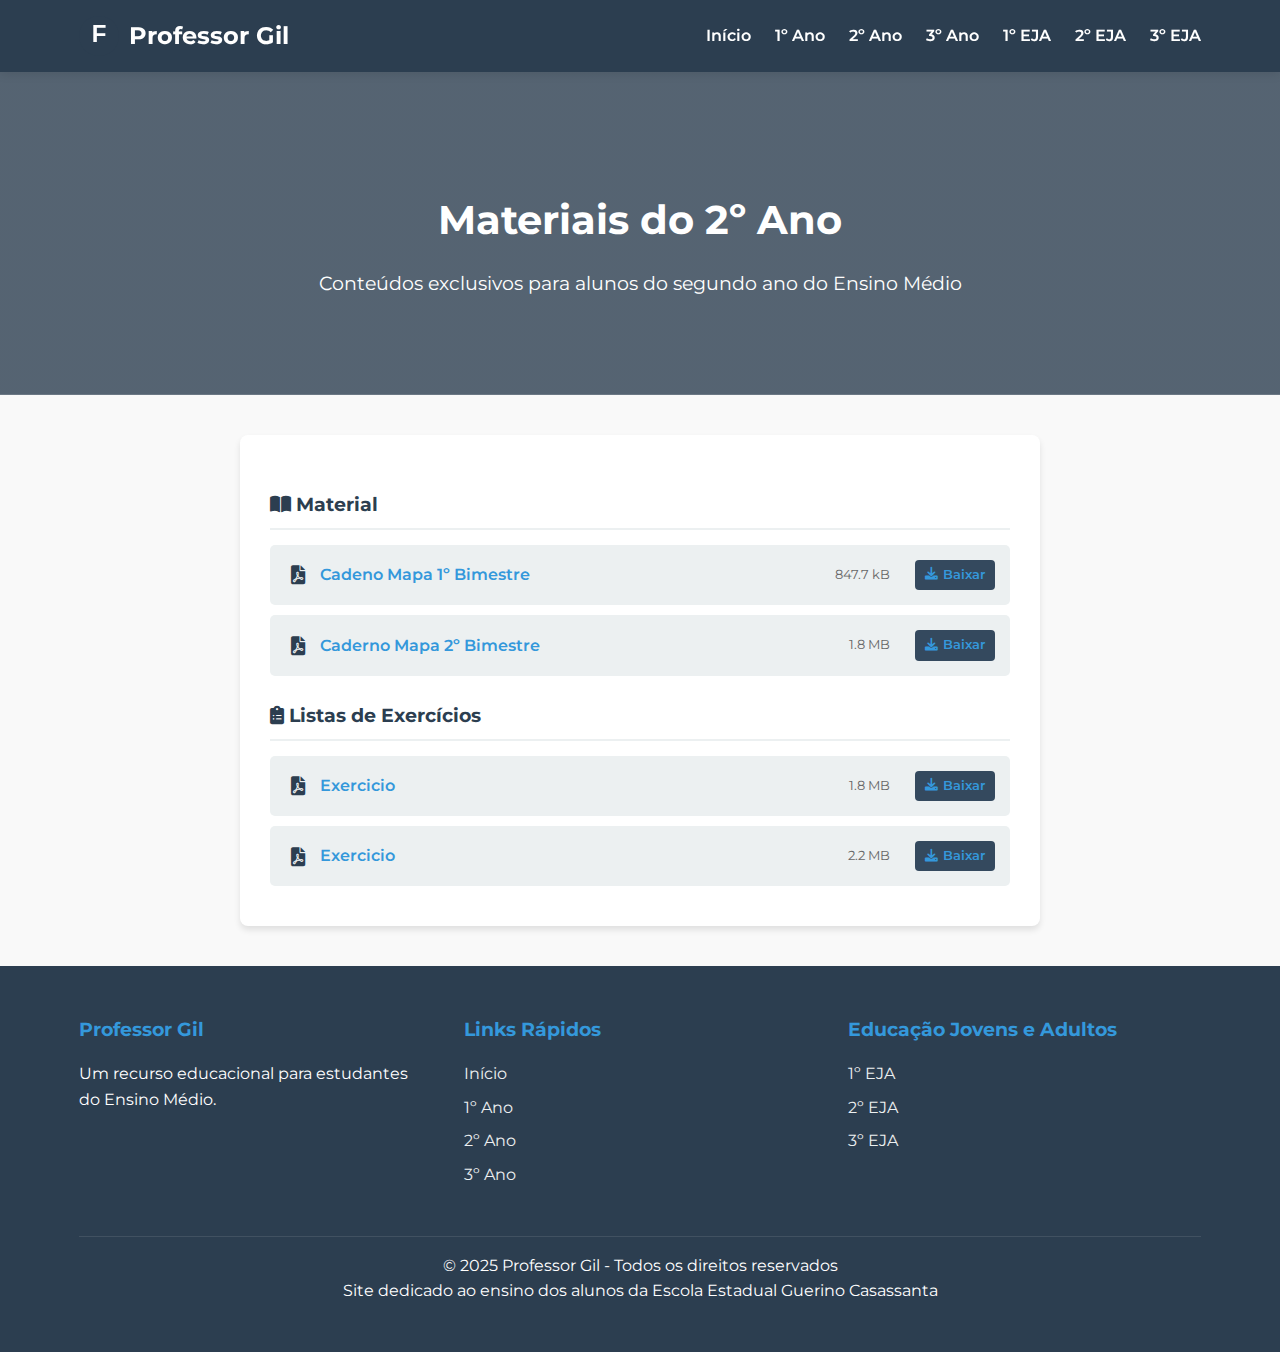
<file: segundo-ano.html>
<!DOCTYPE html>
<html lang="pt-br">
<head>
    <meta charset="UTF-8">
    <meta name="viewport" content="width=device-width, initial-scale=1.0">
    <title>Professor Gil - Física para o Ensino Médio</title>
    <link rel="preconnect" href="https://fonts.googleapis.com">
    <link rel="preconnect" href="https://fonts.gstatic.com" crossorigin>
    <link href="https://fonts.googleapis.com/css2?family=Montserrat:wght@400;600;700&display=swap" rel="stylesheet">
    <link rel="stylesheet" href="https://cdnjs.cloudflare.com/ajax/libs/font-awesome/6.0.0/css/all.min.css">
    <link rel="stylesheet" href="/css/estilo.css">


</head>
<body>
    <!-- Header -->
    <header>
        <div class="container header-container">
            <div class="logo">
                <img src="[data-uri]" alt="Logo Professor Gil">
                <h1>Professor Gil</h1>
            </div>
            <div class="mobile-menu-btn">
                <i class="fas fa-bars"></i>
            </div>
            <nav>
                <ul>
                    <li><a href="/index.html">Início</a></li>
                    <li><a href="primeiro-ano.html">1º Ano</a></li>
                    <li><a href="segundo-ano.html">2º Ano</a></li>
                    <li><a href="terceiro-ano.html">3º Ano</a></li>
                    <li><a href="primeiro-eja.html">1º EJA</a></li>
                    <li><a href="segundo-eja.html">2º EJA</a></li>
                    <li><a href="terceiro-eja.html">3º EJA</a></li>
                </ul>
            </nav>
        </div>
    </header>

    <section class="banner">
        <div class="container">
            <h1>Materiais do 2º Ano</h1>
            <p>Conteúdos exclusivos para alunos do segundo ano do Ensino Médio</p>
        </div>
    </section>

    <!-- Conteúdo Principal -->
    <main class="container">
        <div class="materiais-container">
            <div class="materiais-lista">
                <h3><i class="fas fa-book-open"></i> Material</h3>
                
                <div class="material-item">
                    <i class="fas fa-file-pdf material-icon"></i>
                    <a href="https://raw.githubusercontent.com/GilcimarMoraes/materiais-fisica/main/2º%20Ano%20-%20EM%20-%201°%20Bimestre%20-%20Física%20-%20Estudante.pdf" target="_blank">Cadeno Mapa 1º Bimestre</a>
                    <div class="file-info">
                        <span class="file-size">847.7 kB</span>
                        <a href="https://raw.githubusercontent.com/GilcimarMoraes/materiais-fisica/main/2º%20Ano%20-%20EM%20-%201°%20Bimestre%20-%20Física%20-%20Estudante.pdf" download="Caderno Mapa primeiro bimestre.pdf" class="download-btn">
                            <i class="fas fa-download"></i> Baixar
                        </a>
                    </div>
                </div>

                <div class="material-item">
                    <i class="fas fa-file-pdf material-icon"></i>
                    <a href="https://raw.githubusercontent.com/GilcimarMoraes/materiais-fisica/main/EM%20-%202°%20ANO%20-%20FÍSICA%20-%20ESTUDANTE%20-%202º%20BIMESTRE.pdf" target="_blank">Caderno Mapa 2º Bimestre</a>
                    <div class="file-info">
                        <span class="file-size">1.8 MB</span>
                        <a href="https://raw.githubusercontent.com/GilcimarMoraes/materiais-fisica/main/EM%20-%202°%20ANO%20-%20FÍSICA%20-%20ESTUDANTE%20-%202º%20BIMESTRE.pdf" download="Caderno Mapa segundo bimestre.pdf" class="download-btn">
                            <i class="fas fa-download"></i> Baixar
                        </a>
                    </div>
                </div>
            
                <h3><i class="fas fa-clipboard-list"></i> Listas de Exercícios</h3>
                
                <div class="material-item">
                    <i class="fas fa-file-pdf material-icon"></i>
                    <a href="https://github.com/GilcimarMoraes/materiais-fisica/raw/main/primeiro-ano/exercicios-vetores.pdf" target="_blank">Exercicio</a>
                    <div class="file-info">
                        <span class="file-size">1.8 MB</span>
                        <a href="https://github.com/GilcimarMoraes/materiais-fisica/raw/main/primeiro-ano/exercicios-vetores.pdf" download="Exercícios-Vetores-1Ano.pdf" class="download-btn">
                            <i class="fas fa-download"></i> Baixar
                        </a>
                    </div>
                </div>
                
                <div class="material-item">
                    <i class="fas fa-file-pdf material-icon"></i>
                    <a href="https://github.com/GilcimarMoraes/materiais-fisica/raw/main/primeiro-ano/exercicios-mru.pdf" target="_blank">Exercicio</a>
                    <div class="file-info">
                        <span class="file-size">2.2 MB</span>
                        <a href="https://github.com/GilcimarMoraes/materiais-fisica/raw/main/primeiro-ano/exercicios-mru.pdf" download="Exercícios-MRU-1Ano.pdf" class="download-btn">
                            <i class="fas fa-download"></i> Baixar
                        </a>
                    </div>
                </div>
            </div>
        </div>
    </main>

    <!-- Footer-->
    <footer>
        <div class="container">
            <div class="footer-container">
                <div class="footer-section">
                    <h3>Professor Gil</h3>
                    <p>Um recurso educacional para estudantes do Ensino Médio.</p>
                </div>
                <div class="footer-section">
                    <h3>Links Rápidos</h3>
                    <ul>
                        <li><a href="/index.html">Início</a></li>
                        <li><a href="primeiro-ano.html">1º Ano</a></li>
                        <li><a href="segundo-ano.html">2º Ano</a></li>
                        <li><a href="terceiro-ano.html">3º Ano</a></li>
                    </ul>
                </div>
                <div class="footer-section">
                    <h3>Educação Jovens e Adultos</h3>
                    <ul>
                        <li><a href="primeiro-eja.html">1º EJA</a></li>
                        <li><a href="segundo-eja.html">2º EJA</a></li>
                        <li><a href="terceiro-eja.html">3º EJA</a></li>
                    </ul>
                </div>
            </div>
            <div class="footer-bottom">
                <p>© 2025 Professor Gil - Todos os direitos reservados</p>
                <p>Site dedicado ao ensino dos alunos da Escola Estadual Guerino Casassanta</p>
            </div>
        </div>
    </footer>

    <!-- Botão Voltar ao Topo -->
    <div class="back-to-top">
        <i class="fas fa-arrow-up"></i>
    </div>

    <!-- Scripts -->
    <script>
        // Menu Mobile
        document.addEventListener('DOMContentLoaded', function() {
            const mobileMenuBtn = document.querySelector('.mobile-menu-btn');
            const navMenu = document.querySelector('nav ul');
            
            if (mobileMenuBtn) {
                mobileMenuBtn.addEventListener('click', function() {
                    navMenu.classList.toggle('show');
                });
            }
            
            // Botão Voltar ao Topo
            const backToTopBtn = document.querySelector('.back-to-top');
            
            window.addEventListener('scroll', function() {
                if (window.pageYOffset > 300) {
                    backToTopBtn.classList.add('visible');
                } else {
                    backToTopBtn.classList.remove('visible');
                }
            });
            
            if (backToTopBtn) {
                backToTopBtn.addEventListener('click', function() {
                    window.scrollTo({
                        top: 0,
                        behavior: 'smooth'
                    });
                });
            }
        });
    </script>
</body>
</html>
</file>
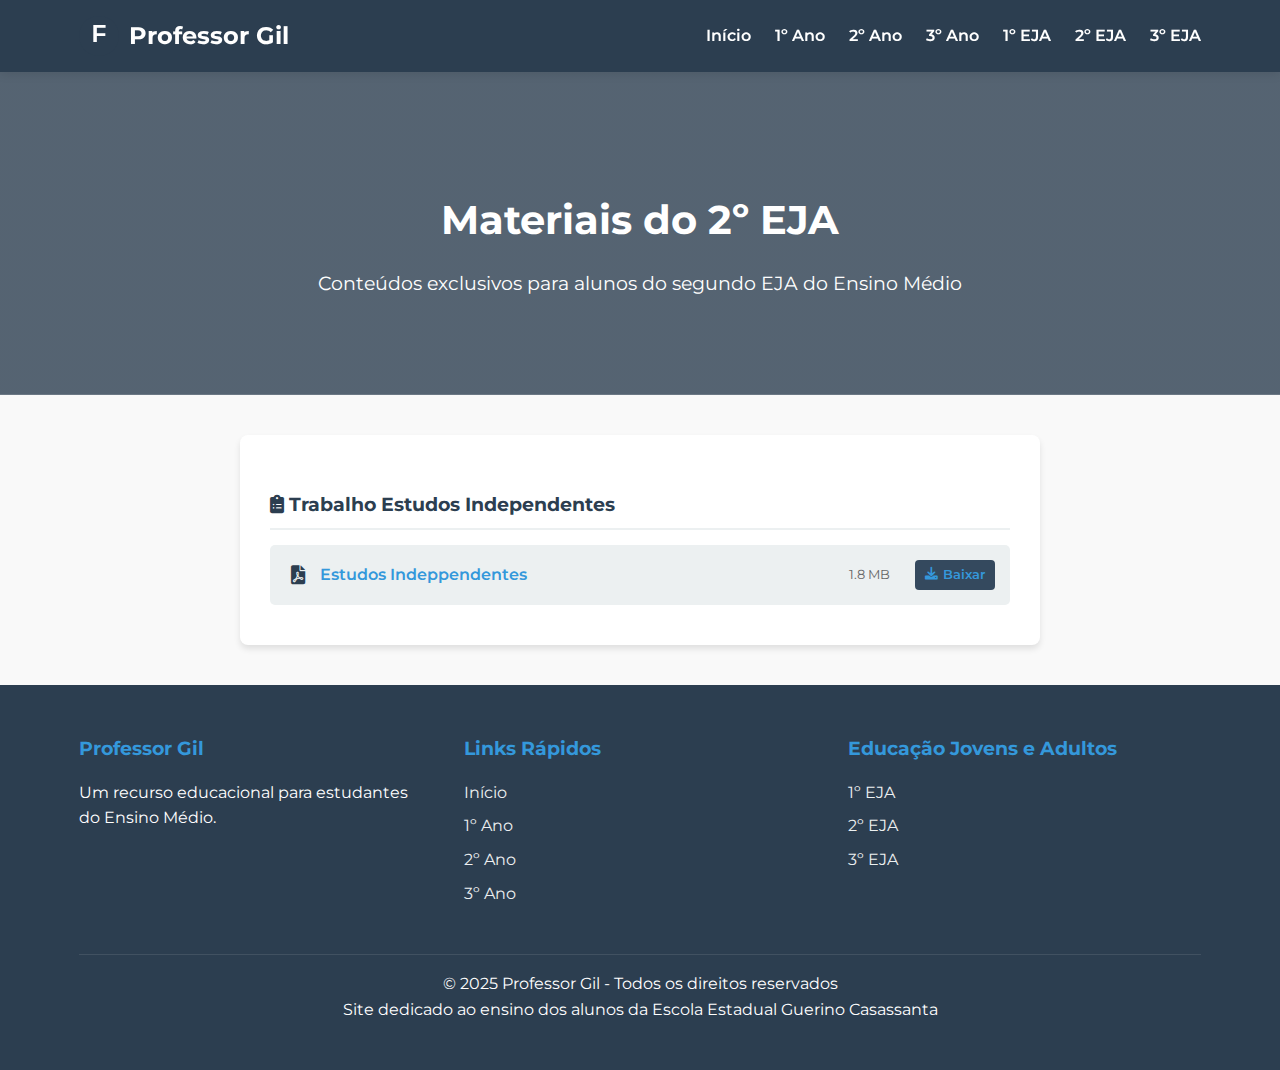
<file: segundo-eja.html>
<!DOCTYPE html>
<html lang="pt-br">
<head>
    <meta charset="UTF-8">
    <meta name="viewport" content="width=device-width, initial-scale=1.0">
    <title>Professor Gil - Física para o Ensino Médio</title>
    <link rel="preconnect" href="https://fonts.googleapis.com">
    <link rel="preconnect" href="https://fonts.gstatic.com" crossorigin>
    <link href="https://fonts.googleapis.com/css2?family=Montserrat:wght@400;600;700&display=swap" rel="stylesheet">
    <link rel="stylesheet" href="https://cdnjs.cloudflare.com/ajax/libs/font-awesome/6.0.0/css/all.min.css">
    <link rel="stylesheet" href="css/estilo.css">


</head>
<body>
    <!-- Header -->
    <header>
        <div class="container header-container">
            <div class="logo">
                <img src="[data-uri]" alt="Logo Professor Gil">
                <h1>Professor Gil</h1>
            </div>
            <div class="mobile-menu-btn">
                <i class="fas fa-bars"></i>
            </div>
            <nav>
                <ul>
                    <li><a href="index.html">Início</a></li>
                    <li><a href="primeiro-ano.html">1º Ano</a></li>
                    <li><a href="segundo-ano.html">2º Ano</a></li>
                    <li><a href="terceiro-ano.html">3º Ano</a></li>
                    <li><a href="primeiro-eja.html">1º EJA</a></li>
                    <li><a href="segundo-eja.html">2º EJA</a></li>
                    <li><a href="terceiro-eja.html">3º EJA</a></li>
                </ul>
            </nav>
        </div>
    </header>

    <section class="banner">
        <div class="container">
            <h1>Materiais do 2º EJA</h1>
            <p>Conteúdos exclusivos para alunos do segundo EJA do Ensino Médio</p>
        </div>
    </section>

    <!-- Conteúdo Principal -->
    <main class="container">
        <div class="materiais-container">
            <div class="materiais-lista">
                <!--<h3><i class="fas fa-book-open"></i> Material</h3>
                
                <div class="material-item">
                    <i class="fas fa-file-pdf material-icon"></i>
                    <a href="https://raw.githubusercontent.com/GilcimarMoraes/materiais-fisica/main/2º%20Ano%20-%20EM%20-%201°%20Bimestre%20-%20Física%20-%20Estudante.pdf" target="_blank">Cadeno Mapa 1º Bimestre</a>
                    <div class="file-info">
                        <span class="file-size">847.7 kB</span>
                        <a href="https://raw.githubusercontent.com/GilcimarMoraes/materiais-fisica/main/2º%20Ano%20-%20EM%20-%201°%20Bimestre%20-%20Física%20-%20Estudante.pdf" download="Caderno Mapa primeiro bimestre.pdf" class="download-btn">
                            <i class="fas fa-download"></i> Baixar
                        </a>
                    </div>
                </div>

                <div class="material-item">
                    <i class="fas fa-file-pdf material-icon"></i>
                    <a href="https://raw.githubusercontent.com/GilcimarMoraes/materiais-fisica/main/EM%20-%202°%20ANO%20-%20FÍSICA%20-%20ESTUDANTE%20-%202º%20BIMESTRE.pdf" target="_blank">Caderno Mapa 2º Bimestre</a>
                    <div class="file-info">
                        <span class="file-size">1.8 MB</span>
                        <a href="https://raw.githubusercontent.com/GilcimarMoraes/materiais-fisica/main/EM%20-%202°%20ANO%20-%20FÍSICA%20-%20ESTUDANTE%20-%202º%20BIMESTRE.pdf" download="Caderno Mapa segundo bimestre.pdf" class="download-btn">
                            <i class="fas fa-download"></i> Baixar
                        </a>
                    </div>
                </div> -->
            
                <h3><i class="fas fa-clipboard-list"></i> Trabalho Estudos Independentes</h3>
                
                <div class="material-item">
                    <i class="fas fa-file-pdf material-icon"></i>
                    <a href="https://raw.githubusercontent.com/GilcimarMoraes/materiais-fisica/main/Trabalho%20EI%202%20EJA.pdf" target="_blank">Estudos Indeppendentes</a>
                    <div class="file-info">
                        <span class="file-size">1.8 MB</span>
                        <a href="https://raw.githubusercontent.com/GilcimarMoraes/materiais-fisica/main/Trabalho%20EI%202%20EJA.pdf" download="Estudos Independentes.pdf" class="download-btn">
                            <i class="fas fa-download"></i> Baixar
                        </a>
                    </div>
                </div>
                
                <!--<div class="material-item">
                    <i class="fas fa-file-pdf material-icon"></i>
                    <a href="https://raw.githubusercontent.com/GilcimarMoraes/materiais-fisica/main/Calor.pdf" target="_blank">Calor</a>
                    <div class="file-info">
                        <span class="file-size">2.2 MB</span>
                        <a href="https://raw.githubusercontent.com/GilcimarMoraes/materiais-fisica/main/Calor.pdf" download="Calor.pdf" class="download-btn">
                            <i class="fas fa-download"></i> Baixar
                        </a>
                    </div>
                </div>

                <h3><i class="fas fa-clipboard-list"></i> VideoAula</h3>

                <div class="material-item">
                    <i class="fas fa-file-pdf material-icon"></i>
                    <a href="https://www.youtube.com/watch?v=jAl-EaUwKnc" target="_blank">Aula Propagação Calor</a>
                    <div class="file-info">
                        <span class="file-size">Youtube</span>
                        <a href="https://www.youtube.com/watch?v=BiNNerc1e9U" class="download-btn">
                            <i class="fas fa-download"></i> Assistir
                        </a>
                    </div>
                </div> -->
                
            </div>
        </div>
    </main>

    <!-- Footer-->
    <footer>
        <div class="container">
            <div class="footer-container">
                <div class="footer-section">
                    <h3>Professor Gil</h3>
                    <p>Um recurso educacional para estudantes do Ensino Médio.</p>
                </div>
                <div class="footer-section">
                    <h3>Links Rápidos</h3>
                    <ul>
                        <li><a href="index.html">Início</a></li>
                        <li><a href="primeiro-ano.html">1º Ano</a></li>
                        <li><a href="segundo-ano.html">2º Ano</a></li>
                        <li><a href="terceiro-ano.html">3º Ano</a></li>
                    </ul>
                </div>
                <div class="footer-section">
                    <h3>Educação Jovens e Adultos</h3>
                    <ul>
                        <li><a href="primeiro-eja.html">1º EJA</a></li>
                        <li><a href="segundo-eja.html">2º EJA</a></li>
                        <li><a href="terceiro-eja.html">3º EJA</a></li>
                    </ul>
                </div>
            </div>
            <div class="footer-bottom">
                <p>© 2025 Professor Gil - Todos os direitos reservados</p>
                <p>Site dedicado ao ensino dos alunos da Escola Estadual Guerino Casassanta</p>
            </div>
        </div>
    </footer>

    <!-- Botão Voltar ao Topo -->
    <div class="back-to-top">
        <i class="fas fa-arrow-up"></i>
    </div>

    <!-- Scripts -->
    <script>
        // Menu Mobile
        document.addEventListener('DOMContentLoaded', function() {
            const mobileMenuBtn = document.querySelector('.mobile-menu-btn');
            const navMenu = document.querySelector('nav ul');
            
            if (mobileMenuBtn) {
                mobileMenuBtn.addEventListener('click', function() {
                    navMenu.classList.toggle('show');
                });
            }
            
            // Botão Voltar ao Topo
            const backToTopBtn = document.querySelector('.back-to-top');
            
            window.addEventListener('scroll', function() {
                if (window.pageYOffset > 300) {
                    backToTopBtn.classList.add('visible');
                } else {
                    backToTopBtn.classList.remove('visible');
                }
            });
            
            if (backToTopBtn) {
                backToTopBtn.addEventListener('click', function() {
                    window.scrollTo({
                        top: 0,
                        behavior: 'smooth'
                    });
                });
            }
        });
    </script>
</body>
</html>
</file>
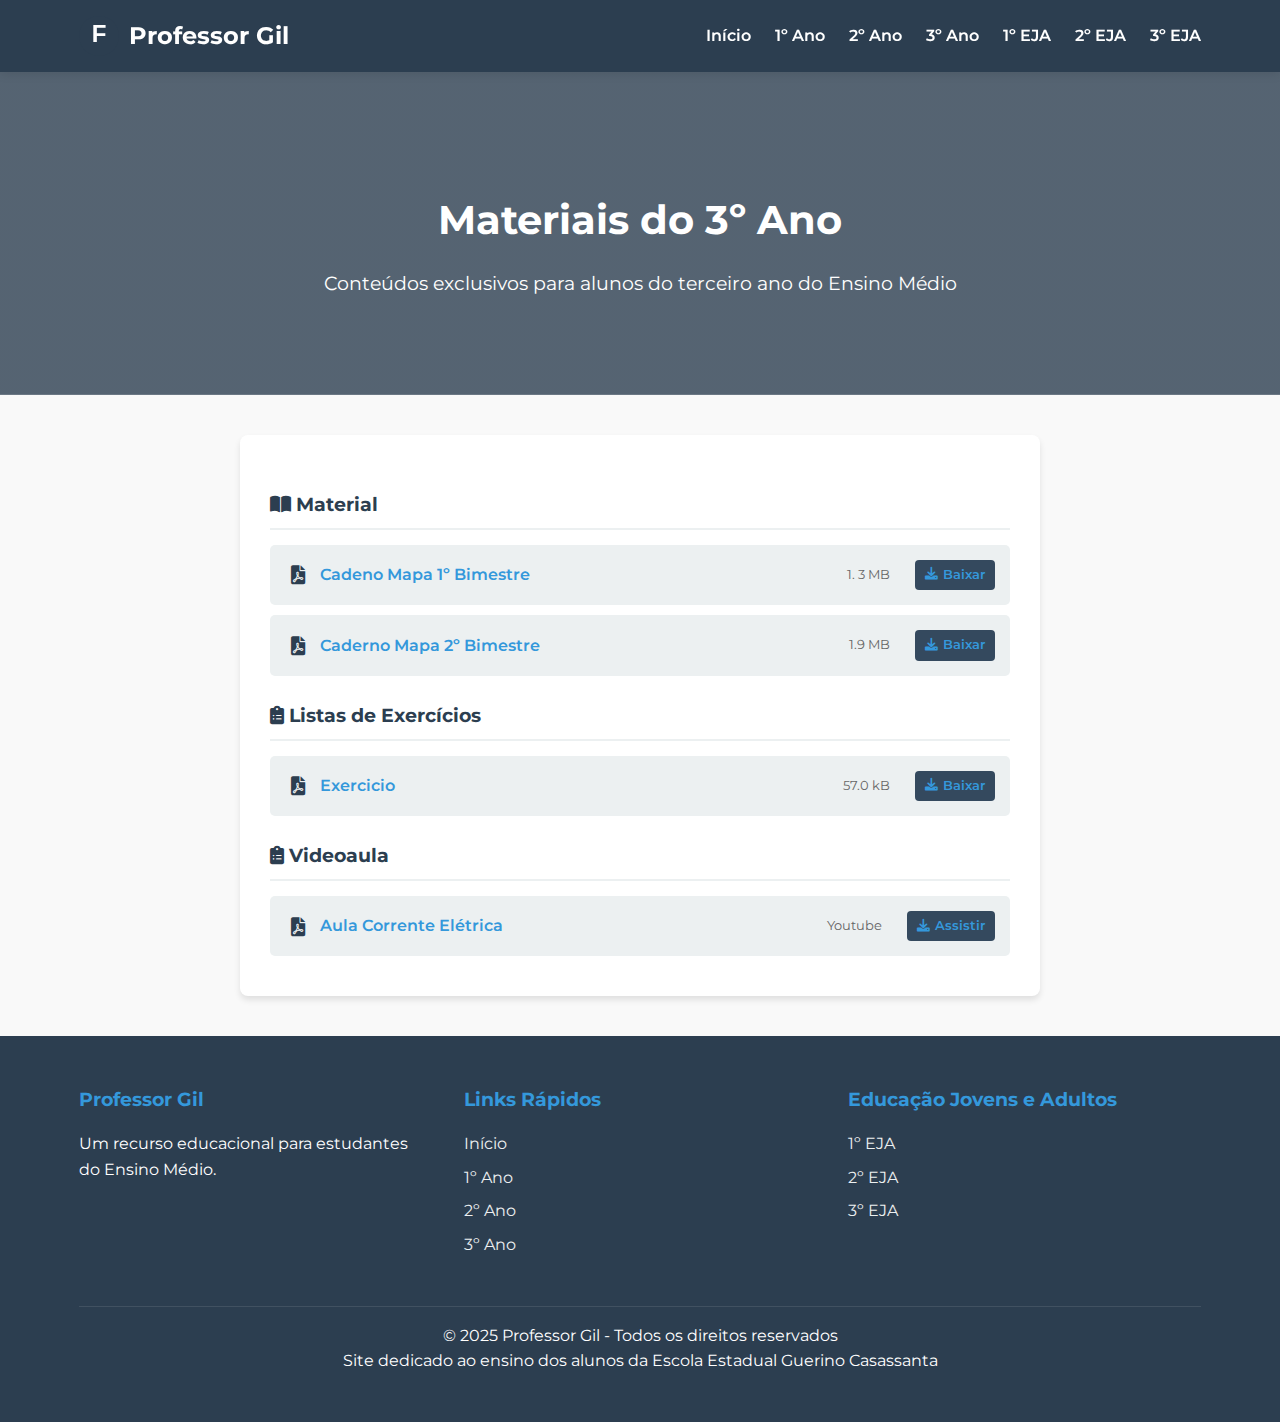
<file: terceiro-ano.html>
<!DOCTYPE html>
<html lang="pt-br">
<head>
    <meta charset="UTF-8">
    <meta name="viewport" content="width=device-width, initial-scale=1.0">
    <title>Professor Gil - Física para o Ensino Médio</title>
    <link rel="preconnect" href="https://fonts.googleapis.com">
    <link rel="preconnect" href="https://fonts.gstatic.com" crossorigin>
    <link href="https://fonts.googleapis.com/css2?family=Montserrat:wght@400;600;700&display=swap" rel="stylesheet">
    <link rel="stylesheet" href="https://cdnjs.cloudflare.com/ajax/libs/font-awesome/6.0.0/css/all.min.css">
    <link rel="stylesheet" href="css/estilo.css">


</head>
<body>
    <!-- Header -->
    <header>
        <div class="container header-container">
            <div class="logo">
                <img src="[data-uri]" alt="Logo Professor Gil">
                <h1>Professor Gil</h1>
            </div>
            <div class="mobile-menu-btn">
                <i class="fas fa-bars"></i>
            </div>
            <nav>
                <ul>
                    <li><a href="index.html">Início</a></li>
                    <li><a href="primeiro-ano.html">1º Ano</a></li>
                    <li><a href="segundo-ano.html">2º Ano</a></li>
                    <li><a href="terceiro-ano.html">3º Ano</a></li>
                    <li><a href="primeiro-eja.html">1º EJA</a></li>
                    <li><a href="segundo-eja.html">2º EJA</a></li>
                    <li><a href="terceiro-eja.html">3º EJA</a></li>
                </ul>
            </nav>
        </div>
    </header>

    <section class="banner">
        <div class="container">
            <h1>Materiais do 3º Ano</h1>
            <p>Conteúdos exclusivos para alunos do terceiro ano do Ensino Médio</p>
        </div>
    </section>

    <!-- Conteúdo Principal -->
    <main class="container">
        <div class="materiais-container">
            <div class="materiais-lista">
                <h3><i class="fas fa-book-open"></i> Material</h3>
                
                <div class="material-item">
                    <i class="fas fa-file-pdf material-icon"></i>
                    <a href="https://raw.githubusercontent.com/GilcimarMoraes/materiais-fisica/main/3o%20ano%20-%20EM%20-%201°%20Bimestre%20-%20Física%20-%20Estudante.pdf" target="_blank">Cadeno Mapa 1º Bimestre</a>
                    <div class="file-info">
                        <span class="file-size">1. 3 MB</span>
                        <a href="https://raw.githubusercontent.com/GilcimarMoraes/materiais-fisica/main/3o%20ano%20-%20EM%20-%201°%20Bimestre%20-%20Física%20-%20Estudante.pdf" download="Caderno Mapa primeiro bimestre.pdf" class="download-btn">
                            <i class="fas fa-download"></i> Baixar
                        </a>
                    </div>
                </div>

                <div class="material-item">
                    <i class="fas fa-file-pdf material-icon"></i>
                    <a href="https://raw.githubusercontent.com/GilcimarMoraes/materiais-fisica/main/3ANO_EM_2º%20BIMESTRE_FÍSICA_ESTUDANTE.pdf" target="_blank">Caderno Mapa 2º Bimestre</a>
                    <div class="file-info">
                        <span class="file-size">1.9 MB</span>
                        <a href="https://raw.githubusercontent.com/GilcimarMoraes/materiais-fisica/main/3ANO_EM_2º%20BIMESTRE_FÍSICA_ESTUDANTE.pdf" download="Caderno Mapa segundo bimestre.pdf" class="download-btn">
                            <i class="fas fa-download"></i> Baixar
                        </a>
                    </div>
                </div>
            
                <h3><i class="fas fa-clipboard-list"></i> Listas de Exercícios</h3>
                
                <div class="material-item">
                    <i class="fas fa-file-pdf material-icon"></i>
                    <a href="https://github.com/GilcimarMoraes/materiais-fisica/raw/main/Primeira%20atividade.pdf" target="_blank">Exercicio</a>
                    <div class="file-info">
                        <span class="file-size">57.0 kB</span>
                        <a href="https://github.com/GilcimarMoraes/materiais-fisica/raw/main/Primeira%20atividade.pdf" download="Atividade Corrente Eletrica.pdf" class="download-btn">
                            <i class="fas fa-download"></i> Baixar
                        </a>
                    </div>
                </div>
                
                <!--<div class="material-item">
                    <i class="fas fa-file-pdf material-icon"></i>
                    <a href="https://github.com/GilcimarMoraes/materiais-fisica/raw/main/primeiro-ano/exercicios-mru.pdf" target="_blank">Exercicio</a>
                    <div class="file-info">
                        <span class="file-size">2.2 MB</span>
                        <a href="https://github.com/GilcimarMoraes/materiais-fisica/raw/main/primeiro-ano/exercicios-mru.pdf" download="Exercícios-MRU-1Ano.pdf" class="download-btn">
                            <i class="fas fa-download"></i> Baixar
                        </a>
                    </div>
                </div> -->
                
                <h3><i class="fas fa-clipboard-list"></i> Videoaula </h3>

                <div class="material-item">
                    <i class="fas fa-file-pdf material-icon"></i>
                    <a href="https://www.youtube.com/watch?v=jAl-EaUwKnc" target="_blank">Aula Corrente Elétrica</a>
                    <div class="file-info">
                        <span class="file-size">Youtube</span>
                        <a href="https://www.youtube.com/watch?v=jAl-EaUwKnc" class="download-btn">
                            <i class="fas fa-download"></i> Assistir
                        </a>
                    </div>
                </div>
                
            </div>
        </div>
    </main>

    <!-- Footer-->
    <footer>
        <div class="container">
            <div class="footer-container">
                <div class="footer-section">
                    <h3>Professor Gil</h3>
                    <p>Um recurso educacional para estudantes do Ensino Médio.</p>
                </div>
                <div class="footer-section">
                    <h3>Links Rápidos</h3>
                    <ul>
                        <li><a href="index.html">Início</a></li>
                        <li><a href="primeiro-ano.html">1º Ano</a></li>
                        <li><a href="segundo-ano.html">2º Ano</a></li>
                        <li><a href="terceiro-ano.html">3º Ano</a></li>
                    </ul>
                </div>
                <div class="footer-section">
                    <h3>Educação Jovens e Adultos</h3>
                    <ul>
                        <li><a href="primeiro-eja.html">1º EJA</a></li>
                        <li><a href="segundo-eja.html">2º EJA</a></li>
                        <li><a href="terceiro-eja.html">3º EJA</a></li>
                    </ul>
                </div>
            </div>
            <div class="footer-bottom">
                <p>© 2025 Professor Gil - Todos os direitos reservados</p>
                <p>Site dedicado ao ensino dos alunos da Escola Estadual Guerino Casassanta</p>
            </div>
        </div>
    </footer>

    <!-- Botão Voltar ao Topo -->
    <div class="back-to-top">
        <i class="fas fa-arrow-up"></i>
    </div>

    <!-- Scripts -->
    <script>
        // Menu Mobile
        document.addEventListener('DOMContentLoaded', function() {
            const mobileMenuBtn = document.querySelector('.mobile-menu-btn');
            const navMenu = document.querySelector('nav ul');
            
            if (mobileMenuBtn) {
                mobileMenuBtn.addEventListener('click', function() {
                    navMenu.classList.toggle('show');
                });
            }
            
            // Botão Voltar ao Topo
            const backToTopBtn = document.querySelector('.back-to-top');
            
            window.addEventListener('scroll', function() {
                if (window.pageYOffset > 300) {
                    backToTopBtn.classList.add('visible');
                } else {
                    backToTopBtn.classList.remove('visible');
                }
            });
            
            if (backToTopBtn) {
                backToTopBtn.addEventListener('click', function() {
                    window.scrollTo({
                        top: 0,
                        behavior: 'smooth'
                    });
                });
            }
        });
    </script>
</body>
</html>
</file>
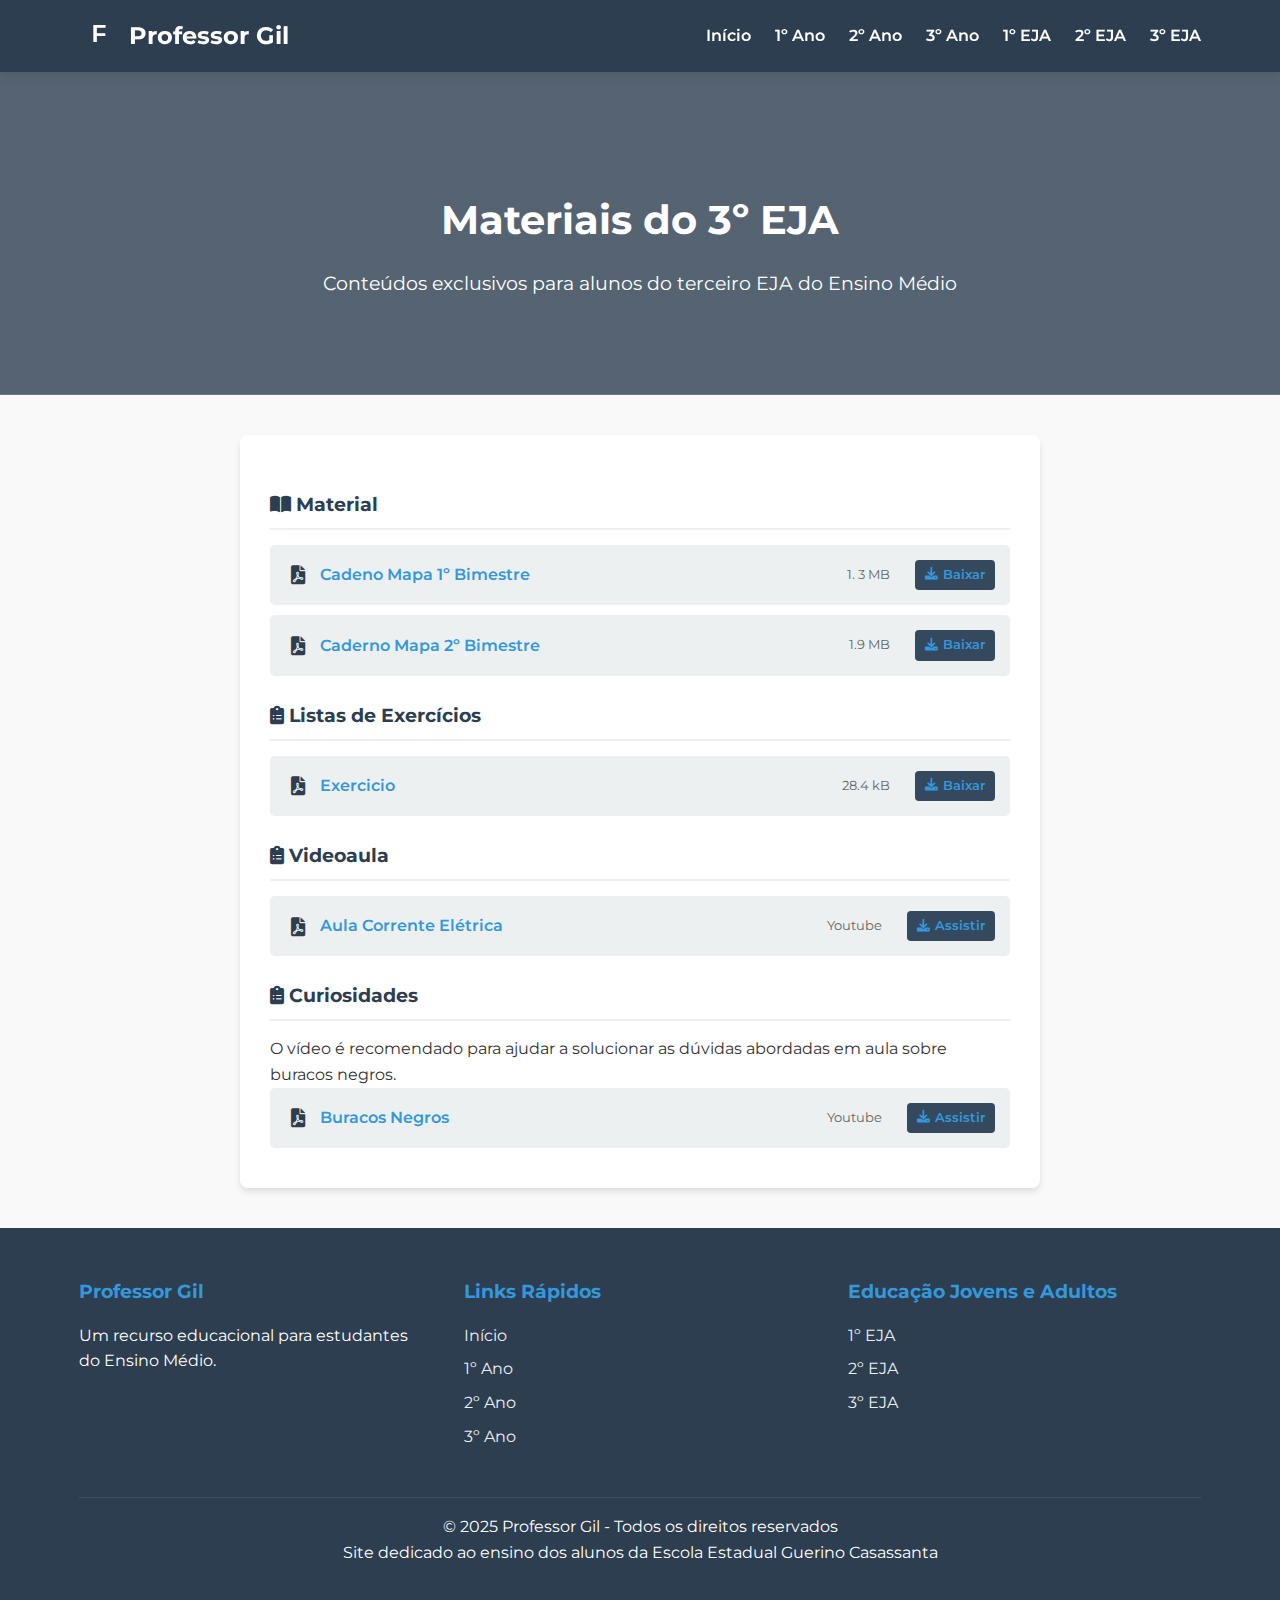
<file: terceiro-eja.html>
<!DOCTYPE html>
<html lang="pt-br">
<head>
    <meta charset="UTF-8">
    <meta name="viewport" content="width=device-width, initial-scale=1.0">
    <title>Professor Gil - Física para o Ensino Médio</title>
    <link rel="preconnect" href="https://fonts.googleapis.com">
    <link rel="preconnect" href="https://fonts.gstatic.com" crossorigin>
    <link href="https://fonts.googleapis.com/css2?family=Montserrat:wght@400;600;700&display=swap" rel="stylesheet">
    <link rel="stylesheet" href="https://cdnjs.cloudflare.com/ajax/libs/font-awesome/6.0.0/css/all.min.css">
    <link rel="stylesheet" href="css/estilo.css">


</head>
<body>
    <!-- Header -->
    <header>
        <div class="container header-container">
            <div class="logo">
                <img src="[data-uri]" alt="Logo Professor Gil">
                <h1>Professor Gil</h1>
            </div>
            <div class="mobile-menu-btn">
                <i class="fas fa-bars"></i>
            </div>
            <nav>
                <ul>
                    <li><a href="index.html">Início</a></li>
                    <li><a href="primeiro-ano.html">1º Ano</a></li>
                    <li><a href="segundo-ano.html">2º Ano</a></li>
                    <li><a href="terceiro-ano.html">3º Ano</a></li>
                    <li><a href="primeiro-eja.html">1º EJA</a></li>
                    <li><a href="segundo-eja.html">2º EJA</a></li>
                    <li><a href="terceiro-eja.html">3º EJA</a></li>
                </ul>
            </nav>
        </div>
    </header>

    <section class="banner">
        <div class="container">
            <h1>Materiais do 3º EJA</h1>
            <p>Conteúdos exclusivos para alunos do terceiro EJA do Ensino Médio</p>
        </div>
    </section>

    <!-- Conteúdo Principal -->
    <main class="container">
        <div class="materiais-container">
            <div class="materiais-lista">
                <h3><i class="fas fa-book-open"></i> Material</h3>
                
                <div class="material-item">
                    <i class="fas fa-file-pdf material-icon"></i>
                    <a href="https://raw.githubusercontent.com/GilcimarMoraes/materiais-fisica/main/3o%20ano%20-%20EM%20-%201°%20Bimestre%20-%20Física%20-%20Estudante.pdf" target="_blank">Cadeno Mapa 1º Bimestre</a>
                    <div class="file-info">
                        <span class="file-size">1. 3 MB</span>
                        <a href="https://raw.githubusercontent.com/GilcimarMoraes/materiais-fisica/main/3o%20ano%20-%20EM%20-%201°%20Bimestre%20-%20Física%20-%20Estudante.pdf" download="Caderno Mapa primeiro bimestre.pdf" class="download-btn">
                            <i class="fas fa-download"></i> Baixar
                        </a>
                    </div>
                </div>

                <div class="material-item">
                    <i class="fas fa-file-pdf material-icon"></i>
                    <a href="https://raw.githubusercontent.com/GilcimarMoraes/materiais-fisica/main/3ANO_EM_2º%20BIMESTRE_FÍSICA_ESTUDANTE.pdf" target="_blank">Caderno Mapa 2º Bimestre</a>
                    <div class="file-info">
                        <span class="file-size">1.9 MB</span>
                        <a href="https://raw.githubusercontent.com/GilcimarMoraes/materiais-fisica/main/3ANO_EM_2º%20BIMESTRE_FÍSICA_ESTUDANTE.pdf" download="Caderno Mapa segundo bimestre.pdf" class="download-btn">
                            <i class="fas fa-download"></i> Baixar
                        </a>
                    </div>
                </div>
            
                <h3><i class="fas fa-clipboard-list"></i> Listas de Exercícios</h3>
                
                <div class="material-item">
                    <i class="fas fa-file-pdf material-icon"></i>
                    <a href="https://github.com/GilcimarMoraes/materiais-fisica/raw/main/Primeira%20atividade%20corrente%20eletrica.pdf" target="_blank">Exercicio</a>
                    <div class="file-info">
                        <span class="file-size">28.4 kB</span>
                        <a href="https://github.com/GilcimarMoraes/materiais-fisica/raw/main/Primeira%20atividade%20corrente%20eletrica.pdf" download="Atividade corrente eletrica.pdf" class="download-btn">
                            <i class="fas fa-download"></i> Baixar
                        </a>
                    </div>
                </div>
                
               <!-- <div class="material-item">
                    <i class="fas fa-file-pdf material-icon"></i>
                    <a href="https://github.com/GilcimarMoraes/materiais-fisica/raw/main/primeiro-ano/exercicios-mru.pdf" target="_blank">Exercicio</a>
                    <div class="file-info">
                        <span class="file-size">2.2 MB</span>
                        <a href="https://github.com/GilcimarMoraes/materiais-fisica/raw/main/primeiro-ano/exercicios-mru.pdf" download="Exercícios-MRU-1Ano.pdf" class="download-btn">
                            <i class="fas fa-download"></i> Baixar
                        </a>
                    </div>
                </div> -->
                <h3><i class="fas fa-clipboard-list"></i> Videoaula </h3>

                <div class="material-item">
                    <i class="fas fa-file-pdf material-icon"></i>
                    <a href="https://www.youtube.com/watch?v=jAl-EaUwKnc" target="_blank">Aula Corrente Elétrica</a>
                    <div class="file-info">
                        <span class="file-size">Youtube</span>
                        <a href="https://www.youtube.com/watch?v=jAl-EaUwKnc" class="download-btn">
                            <i class="fas fa-download"></i> Assistir
                        </a>
                    </div>
                </div>

                <h3><i class="fas fa-clipboard-list"></i> Curiosidades </h3>
                <p>O vídeo é recomendado para ajudar a solucionar as dúvidas abordadas em aula sobre buracos negros.</p>

                <div class="material-item">
                    <i class="fas fa-file-pdf material-icon"></i>
                    <a href="https://www.youtube.com/watch?v=jcsu9xwtYdQ" target="_blank">Buracos Negros</a>
                    <div class="file-info">
                        <span class="file-size">Youtube</span>
                        <a href="https://www.youtube.com/watch?v=jcsu9xwtYdQ" class="download-btn">
                            <i class="fas fa-download"></i> Assistir
                        </a>
                    </div>
                </div>
                
            </div>
        </div>
    </main>

    <!-- Footer-->
    <footer>
        <div class="container">
            <div class="footer-container">
                <div class="footer-section">
                    <h3>Professor Gil</h3>
                    <p>Um recurso educacional para estudantes do Ensino Médio.</p>
                </div>
                <div class="footer-section">
                    <h3>Links Rápidos</h3>
                    <ul>
                        <li><a href="index.html">Início</a></li>
                        <li><a href="primeiro-ano.html">1º Ano</a></li>
                        <li><a href="segundo-ano.html">2º Ano</a></li>
                        <li><a href="terceiro-ano.html">3º Ano</a></li>
                    </ul>
                </div>
                <div class="footer-section">
                    <h3>Educação Jovens e Adultos</h3>
                    <ul>
                        <li><a href="primeiro-eja.html">1º EJA</a></li>
                        <li><a href="segundo-eja.html">2º EJA</a></li>
                        <li><a href="terceiro-eja.html">3º EJA</a></li>
                    </ul>
                </div>
            </div>
            <div class="footer-bottom">
                <p>© 2025 Professor Gil - Todos os direitos reservados</p>
                <p>Site dedicado ao ensino dos alunos da Escola Estadual Guerino Casassanta</p>
            </div>
        </div>
    </footer>

    <!-- Botão Voltar ao Topo -->
    <div class="back-to-top">
        <i class="fas fa-arrow-up"></i>
    </div>

    <!-- Scripts -->
    <script>
        // Menu Mobile
        document.addEventListener('DOMContentLoaded', function() {
            const mobileMenuBtn = document.querySelector('.mobile-menu-btn');
            const navMenu = document.querySelector('nav ul');
            
            if (mobileMenuBtn) {
                mobileMenuBtn.addEventListener('click', function() {
                    navMenu.classList.toggle('show');
                });
            }
            
            // Botão Voltar ao Topo
            const backToTopBtn = document.querySelector('.back-to-top');
            
            window.addEventListener('scroll', function() {
                if (window.pageYOffset > 300) {
                    backToTopBtn.classList.add('visible');
                } else {
                    backToTopBtn.classList.remove('visible');
                }
            });
            
            if (backToTopBtn) {
                backToTopBtn.addEventListener('click', function() {
                    window.scrollTo({
                        top: 0,
                        behavior: 'smooth'
                    });
                });
            }
        });
    </script>
</body>
</html>
</file>
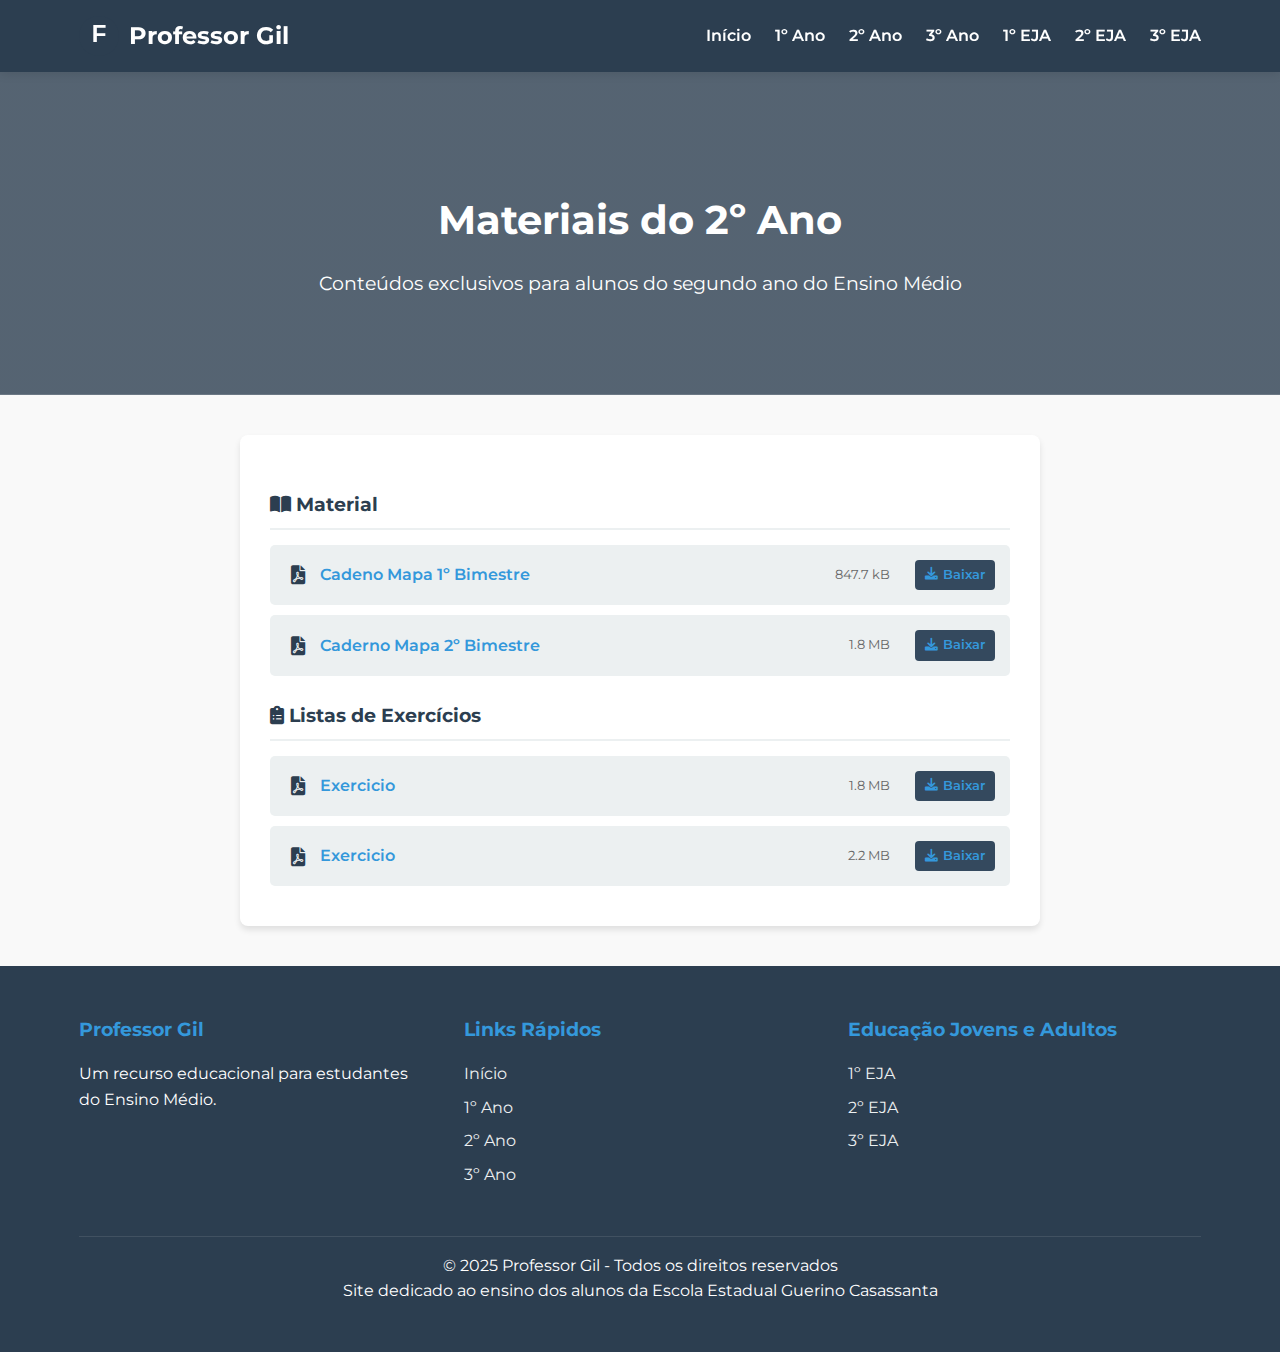
<file: segundo-ano/segundo-ano.html>
<!DOCTYPE html>
<html lang="pt-br">
<head>
    <meta charset="UTF-8">
    <meta name="viewport" content="width=device-width, initial-scale=1.0">
    <title>Professor Gil - Física para o Ensino Médio</title>
    <link rel="preconnect" href="https://fonts.googleapis.com">
    <link rel="preconnect" href="https://fonts.gstatic.com" crossorigin>
    <link href="https://fonts.googleapis.com/css2?family=Montserrat:wght@400;600;700&display=swap" rel="stylesheet">
    <link rel="stylesheet" href="https://cdnjs.cloudflare.com/ajax/libs/font-awesome/6.0.0/css/all.min.css">
    <link rel="stylesheet" href="/css/estilo.css">


</head>
<body>
    <!-- Header -->
    <header>
        <div class="container header-container">
            <div class="logo">
                <img src="[data-uri]" alt="Logo Professor Gil">
                <h1>Professor Gil</h1>
            </div>
            <div class="mobile-menu-btn">
                <i class="fas fa-bars"></i>
            </div>
            <nav>
                <ul>
                    <li><a href="/index.html">Início</a></li>
                    <li><a href="/primeiro-ano/primeiro-ano.html">1º Ano</a></li>
                    <li><a href="/segundo-ano/segundo-ano.html">2º Ano</a></li>
                    <li><a href="/terceiro-ano/terceiro-ano.html">3º Ano</a></li>
                    <li><a href="/primeiro-eja/primeiro-eja.html">1º EJA</a></li>
                    <li><a href="/segundo-eja/segundo-eja.html">2º EJA</a></li>
                    <li><a href="/terceiro-eja/terceiro-eja.html">3º EJA</a></li>
                </ul>
            </nav>
        </div>
    </header>

    <section class="banner">
        <div class="container">
            <h1>Materiais do 2º Ano</h1>
            <p>Conteúdos exclusivos para alunos do segundo ano do Ensino Médio</p>
        </div>
    </section>

    <!-- Conteúdo Principal -->
    <main class="container">
        <div class="materiais-container">
            <div class="materiais-lista">
                <h3><i class="fas fa-book-open"></i> Material</h3>
                
                <div class="material-item">
                    <i class="fas fa-file-pdf material-icon"></i>
                    <a href="https://raw.githubusercontent.com/GilcimarMoraes/materiais-fisica/main/2º%20Ano%20-%20EM%20-%201°%20Bimestre%20-%20Física%20-%20Estudante.pdf" target="_blank">Cadeno Mapa 1º Bimestre</a>
                    <div class="file-info">
                        <span class="file-size">847.7 kB</span>
                        <a href="https://raw.githubusercontent.com/GilcimarMoraes/materiais-fisica/main/2º%20Ano%20-%20EM%20-%201°%20Bimestre%20-%20Física%20-%20Estudante.pdf" download="Caderno Mapa primeiro bimestre.pdf" class="download-btn">
                            <i class="fas fa-download"></i> Baixar
                        </a>
                    </div>
                </div>

                <div class="material-item">
                    <i class="fas fa-file-pdf material-icon"></i>
                    <a href="https://raw.githubusercontent.com/GilcimarMoraes/materiais-fisica/main/EM%20-%202°%20ANO%20-%20FÍSICA%20-%20ESTUDANTE%20-%202º%20BIMESTRE.pdf" target="_blank">Caderno Mapa 2º Bimestre</a>
                    <div class="file-info">
                        <span class="file-size">1.8 MB</span>
                        <a href="https://raw.githubusercontent.com/GilcimarMoraes/materiais-fisica/main/EM%20-%202°%20ANO%20-%20FÍSICA%20-%20ESTUDANTE%20-%202º%20BIMESTRE.pdf" download="Caderno Mapa segundo bimestre.pdf" class="download-btn">
                            <i class="fas fa-download"></i> Baixar
                        </a>
                    </div>
                </div>
            
                <h3><i class="fas fa-clipboard-list"></i> Listas de Exercícios</h3>
                
                <div class="material-item">
                    <i class="fas fa-file-pdf material-icon"></i>
                    <a href="https://github.com/GilcimarMoraes/materiais-fisica/raw/main/primeiro-ano/exercicios-vetores.pdf" target="_blank">Exercicio</a>
                    <div class="file-info">
                        <span class="file-size">1.8 MB</span>
                        <a href="https://github.com/GilcimarMoraes/materiais-fisica/raw/main/primeiro-ano/exercicios-vetores.pdf" download="Exercícios-Vetores-1Ano.pdf" class="download-btn">
                            <i class="fas fa-download"></i> Baixar
                        </a>
                    </div>
                </div>
                
                <div class="material-item">
                    <i class="fas fa-file-pdf material-icon"></i>
                    <a href="https://github.com/GilcimarMoraes/materiais-fisica/raw/main/primeiro-ano/exercicios-mru.pdf" target="_blank">Exercicio</a>
                    <div class="file-info">
                        <span class="file-size">2.2 MB</span>
                        <a href="https://github.com/GilcimarMoraes/materiais-fisica/raw/main/primeiro-ano/exercicios-mru.pdf" download="Exercícios-MRU-1Ano.pdf" class="download-btn">
                            <i class="fas fa-download"></i> Baixar
                        </a>
                    </div>
                </div>
            </div>
        </div>
    </main>

    <!-- Footer-->
    <footer>
        <div class="container">
            <div class="footer-container">
                <div class="footer-section">
                    <h3>Professor Gil</h3>
                    <p>Um recurso educacional para estudantes do Ensino Médio.</p>
                </div>
                <div class="footer-section">
                    <h3>Links Rápidos</h3>
                    <ul>
                        <li><a href="/index.html">Início</a></li>
                        <li><a href="/primeiro-ano/primeiro-ano.html">1º Ano</a></li>
                        <li><a href="/segundo-ano/segundo-ano.html">2º Ano</a></li>
                        <li><a href="/terceiro-ano/terceiro-ano.html">3º Ano</a></li>
                    </ul>
                </div>
                <div class="footer-section">
                    <h3>Educação Jovens e Adultos</h3>
                    <ul>
                        <li><a href="/primeiro-eja/primeiro-eja.html">1º EJA</a></li>
                        <li><a href="/segundo-eja/segundo-eja.html">2º EJA</a></li>
                        <li><a href="/terceiro-eja/terceiro-eja.html">3º EJA</a></li>
                    </ul>
                </div>
            </div>
            <div class="footer-bottom">
                <p>© 2025 Professor Gil - Todos os direitos reservados</p>
                <p>Site dedicado ao ensino dos alunos da Escola Estadual Guerino Casassanta</p>
            </div>
        </div>
    </footer>

    <!-- Botão Voltar ao Topo -->
    <div class="back-to-top">
        <i class="fas fa-arrow-up"></i>
    </div>

    <!-- Scripts -->
    <script>
        // Menu Mobile
        document.addEventListener('DOMContentLoaded', function() {
            const mobileMenuBtn = document.querySelector('.mobile-menu-btn');
            const navMenu = document.querySelector('nav ul');
            
            if (mobileMenuBtn) {
                mobileMenuBtn.addEventListener('click', function() {
                    navMenu.classList.toggle('show');
                });
            }
            
            // Botão Voltar ao Topo
            const backToTopBtn = document.querySelector('.back-to-top');
            
            window.addEventListener('scroll', function() {
                if (window.pageYOffset > 300) {
                    backToTopBtn.classList.add('visible');
                } else {
                    backToTopBtn.classList.remove('visible');
                }
            });
            
            if (backToTopBtn) {
                backToTopBtn.addEventListener('click', function() {
                    window.scrollTo({
                        top: 0,
                        behavior: 'smooth'
                    });
                });
            }
        });
    </script>
</body>
</html>
</file>
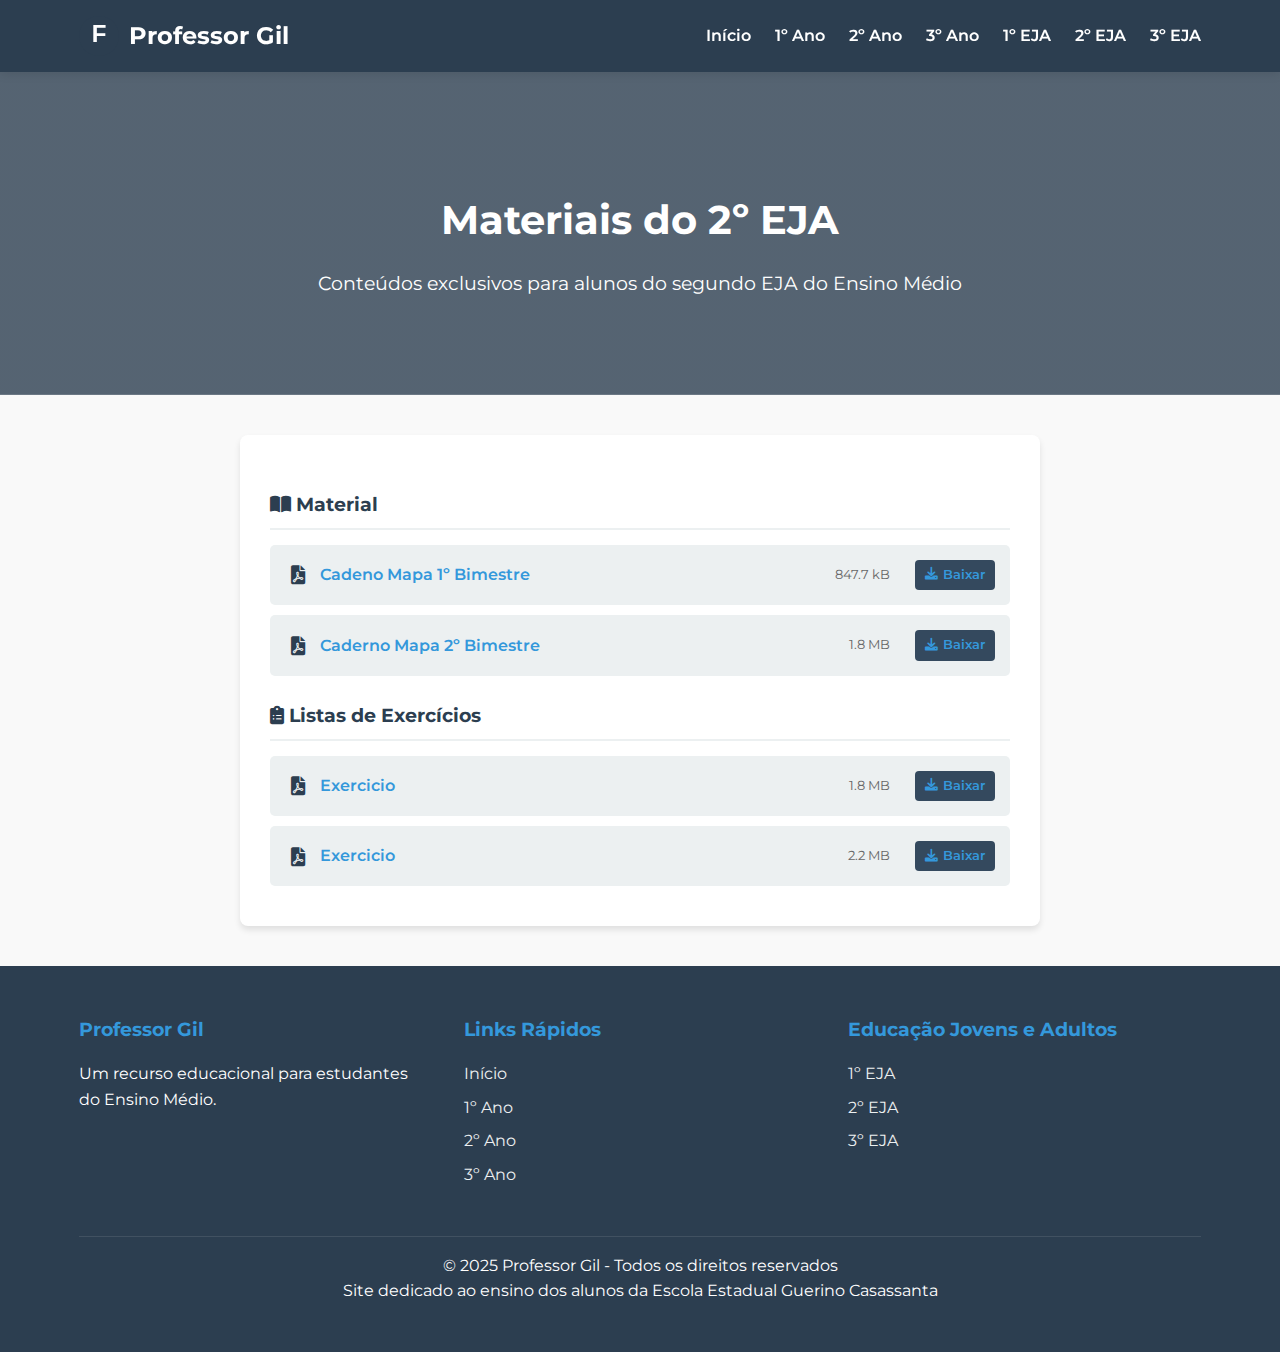
<file: segundo-eja/segundo-eja.html>
<!DOCTYPE html>
<html lang="pt-br">
<head>
    <meta charset="UTF-8">
    <meta name="viewport" content="width=device-width, initial-scale=1.0">
    <title>Professor Gil - Física para o Ensino Médio</title>
    <link rel="preconnect" href="https://fonts.googleapis.com">
    <link rel="preconnect" href="https://fonts.gstatic.com" crossorigin>
    <link href="https://fonts.googleapis.com/css2?family=Montserrat:wght@400;600;700&display=swap" rel="stylesheet">
    <link rel="stylesheet" href="https://cdnjs.cloudflare.com/ajax/libs/font-awesome/6.0.0/css/all.min.css">
    <link rel="stylesheet" href="/css/estilo.css">


</head>
<body>
    <!-- Header -->
    <header>
        <div class="container header-container">
            <div class="logo">
                <img src="[data-uri]" alt="Logo Professor Gil">
                <h1>Professor Gil</h1>
            </div>
            <div class="mobile-menu-btn">
                <i class="fas fa-bars"></i>
            </div>
            <nav>
                <ul>
                    <li><a href="/index.html">Início</a></li>
                    <li><a href="/primeiro-ano/primeiro-ano.html">1º Ano</a></li>
                    <li><a href="/segundo-ano/segundo-ano.html">2º Ano</a></li>
                    <li><a href="/terceiro-ano/terceiro-ano.html">3º Ano</a></li>
                    <li><a href="/primeiro-eja/primeiro-eja.html">1º EJA</a></li>
                    <li><a href="/segundo-eja/segundo-eja.html">2º EJA</a></li>
                    <li><a href="/terceiro-eja/terceiro-eja.html">3º EJA</a></li>
                </ul>
            </nav>
        </div>
    </header>

    <section class="banner">
        <div class="container">
            <h1>Materiais do 2º EJA</h1>
            <p>Conteúdos exclusivos para alunos do segundo EJA do Ensino Médio</p>
        </div>
    </section>

    <!-- Conteúdo Principal -->
    <main class="container">
        <div class="materiais-container">
            <div class="materiais-lista">
                <h3><i class="fas fa-book-open"></i> Material</h3>
                
                <div class="material-item">
                    <i class="fas fa-file-pdf material-icon"></i>
                    <a href="https://raw.githubusercontent.com/GilcimarMoraes/materiais-fisica/main/2º%20Ano%20-%20EM%20-%201°%20Bimestre%20-%20Física%20-%20Estudante.pdf" target="_blank">Cadeno Mapa 1º Bimestre</a>
                    <div class="file-info">
                        <span class="file-size">847.7 kB</span>
                        <a href="https://raw.githubusercontent.com/GilcimarMoraes/materiais-fisica/main/2º%20Ano%20-%20EM%20-%201°%20Bimestre%20-%20Física%20-%20Estudante.pdf" download="Caderno Mapa primeiro bimestre.pdf" class="download-btn">
                            <i class="fas fa-download"></i> Baixar
                        </a>
                    </div>
                </div>

                <div class="material-item">
                    <i class="fas fa-file-pdf material-icon"></i>
                    <a href="https://raw.githubusercontent.com/GilcimarMoraes/materiais-fisica/main/EM%20-%202°%20ANO%20-%20FÍSICA%20-%20ESTUDANTE%20-%202º%20BIMESTRE.pdf" target="_blank">Caderno Mapa 2º Bimestre</a>
                    <div class="file-info">
                        <span class="file-size">1.8 MB</span>
                        <a href="https://raw.githubusercontent.com/GilcimarMoraes/materiais-fisica/main/EM%20-%202°%20ANO%20-%20FÍSICA%20-%20ESTUDANTE%20-%202º%20BIMESTRE.pdf" download="Caderno Mapa segundo bimestre.pdf" class="download-btn">
                            <i class="fas fa-download"></i> Baixar
                        </a>
                    </div>
                </div>
            
                <h3><i class="fas fa-clipboard-list"></i> Listas de Exercícios</h3>
                
                <div class="material-item">
                    <i class="fas fa-file-pdf material-icon"></i>
                    <a href="https://github.com/GilcimarMoraes/materiais-fisica/raw/main/primeiro-ano/exercicios-vetores.pdf" target="_blank">Exercicio</a>
                    <div class="file-info">
                        <span class="file-size">1.8 MB</span>
                        <a href="https://github.com/GilcimarMoraes/materiais-fisica/raw/main/primeiro-ano/exercicios-vetores.pdf" download="Exercícios-Vetores-1Ano.pdf" class="download-btn">
                            <i class="fas fa-download"></i> Baixar
                        </a>
                    </div>
                </div>
                
                <div class="material-item">
                    <i class="fas fa-file-pdf material-icon"></i>
                    <a href="https://github.com/GilcimarMoraes/materiais-fisica/raw/main/primeiro-ano/exercicios-mru.pdf" target="_blank">Exercicio</a>
                    <div class="file-info">
                        <span class="file-size">2.2 MB</span>
                        <a href="https://github.com/GilcimarMoraes/materiais-fisica/raw/main/primeiro-ano/exercicios-mru.pdf" download="Exercícios-MRU-1Ano.pdf" class="download-btn">
                            <i class="fas fa-download"></i> Baixar
                        </a>
                    </div>
                </div>
            </div>
        </div>
    </main>

    <!-- Footer-->
    <footer>
        <div class="container">
            <div class="footer-container">
                <div class="footer-section">
                    <h3>Professor Gil</h3>
                    <p>Um recurso educacional para estudantes do Ensino Médio.</p>
                </div>
                <div class="footer-section">
                    <h3>Links Rápidos</h3>
                    <ul>
                        <li><a href="/index.html">Início</a></li>
                        <li><a href="/primeiro-ano/primeiro-ano.html">1º Ano</a></li>
                        <li><a href="/segundo-ano/segundo-ano.html">2º Ano</a></li>
                        <li><a href="/terceiro-ano/terceiro-ano.html">3º Ano</a></li>
                    </ul>
                </div>
                <div class="footer-section">
                    <h3>Educação Jovens e Adultos</h3>
                    <ul>
                        <li><a href="/primeiro-eja/primeiro-eja.html">1º EJA</a></li>
                        <li><a href="/segundo-eja/segundo-eja.html">2º EJA</a></li>
                        <li><a href="/terceiro-eja/terceiro-eja.html">3º EJA</a></li>
                    </ul>
                </div>
            </div>
            <div class="footer-bottom">
                <p>© 2025 Professor Gil - Todos os direitos reservados</p>
                <p>Site dedicado ao ensino dos alunos da Escola Estadual Guerino Casassanta</p>
            </div>
        </div>
    </footer>

    <!-- Botão Voltar ao Topo -->
    <div class="back-to-top">
        <i class="fas fa-arrow-up"></i>
    </div>

    <!-- Scripts -->
    <script>
        // Menu Mobile
        document.addEventListener('DOMContentLoaded', function() {
            const mobileMenuBtn = document.querySelector('.mobile-menu-btn');
            const navMenu = document.querySelector('nav ul');
            
            if (mobileMenuBtn) {
                mobileMenuBtn.addEventListener('click', function() {
                    navMenu.classList.toggle('show');
                });
            }
            
            // Botão Voltar ao Topo
            const backToTopBtn = document.querySelector('.back-to-top');
            
            window.addEventListener('scroll', function() {
                if (window.pageYOffset > 300) {
                    backToTopBtn.classList.add('visible');
                } else {
                    backToTopBtn.classList.remove('visible');
                }
            });
            
            if (backToTopBtn) {
                backToTopBtn.addEventListener('click', function() {
                    window.scrollTo({
                        top: 0,
                        behavior: 'smooth'
                    });
                });
            }
        });
    </script>
</body>
</html>
</file>
<file: css/estilo.css>
/* styles.css */
:root {
    --primary-color: #3498db;
    --secondary-color: #2c3e50;
    --accent-color: #e74c3c;
    --light-color: #ecf0f1;
    --dark-color: #2c3e50;
    --text-color: #333;
    --text-light: #fff;
}

* {
    margin: 0;
    padding: 0;
    box-sizing: border-box;
}

body {
    font-family: 'Montserrat', sans-serif;
    line-height: 1.6;
    color: var(--text-color);
    background-color: #f9f9f9;
}

.container {
    width: 90%;
    max-width: 1200px;
    margin: 0 auto;
    padding: 0 15px;
}

/* Header Styles */
header {
    background-color: var(--secondary-color);
    color: var(--text-light);
    padding: 1rem 0;
    position: fixed;
    width: 100%;
    top: 0;
    z-index: 1000;
    box-shadow: 0 2px 10px rgba(0, 0, 0, 0.1);
}

.header-container {
    display: flex;
    justify-content: space-between;
    align-items: center;
}

.logo {
    display: flex;
    align-items: center;
    gap: 10px;
}

.logo img {
    height: 40px;
    width: 40px;
    border-radius: 50%;
}

.logo h1 {
    font-size: 1.5rem;
    font-weight: 700;
}

/* Navigation */
nav ul {
    display: flex;
    list-style: none;
    gap: 1.5rem;
}

nav a {
    color: var(--text-light);
    text-decoration: none;
    font-weight: 600;
    transition: color 0.3s;
}

nav a:hover {
    color: var(--primary-color);
}

.mobile-menu-btn {
    display: none;
    font-size: 1.5rem;
    cursor: pointer;
}

/* Banner Section */
.banner {
    background: linear-gradient(rgba(44, 62, 80, 0.8), rgba(44, 62, 80, 0.8)), 
                url('https://images.unsplash.com/photo-1532094349884-543bc11b234d?ixlib=rb-1.2.1&auto=format&fit=crop&w=1350&q=80');
    background-size: cover;
    background-position: center;
    color: var(--text-light);
    text-align: center;
    padding: 8rem 0 4rem;
    margin-top: 60px;
}

.banner h1 {
    font-size: 2.5rem;
    margin-bottom: 1rem;
}

.banner p {
    font-size: 1.2rem;
    margin-bottom: 2rem;
    max-width: 700px;
    margin-left: auto;
    margin-right: auto;
}

/* Button Styles */
.btn {
    display: inline-block;
    background-color: var(--primary-color);
    color: var(--text-light);
    padding: 0.8rem 1.5rem;
    border-radius: 5px;
    text-decoration: none;
    font-weight: 600;
    transition: all 0.3s;
}

.btn:hover {
    background-color: #2980b9;
    transform: translateY(-2px);
}

.btn-secondary {
    background-color: var(--accent-color);
}

.btn-secondary:hover {
    background-color: #c0392b;
}

/* Main Content */
main {
    padding: 3rem 0;
}

.section {
    margin-bottom: 3rem;
}

.section-title {
    text-align: center;
    margin-bottom: 2rem;
    color: var(--secondary-color);
    font-size: 2rem;
}

/* Cards */
.cards-container {
    display: grid;
    grid-template-columns: repeat(auto-fit, minmax(300px, 1fr));
    gap: 2rem;
}

.card {
    background-color: #fff;
    border-radius: 8px;
    overflow: hidden;
    box-shadow: 0 4px 6px rgba(0, 0, 0, 0.1);
    transition: transform 0.3s, box-shadow 0.3s;
}

.card:hover {
    transform: translateY(-5px);
    box-shadow: 0 10px 20px rgba(0, 0, 0, 0.1);
}

.card-img {
    width: 100%;
    height: 200px;
    object-fit: cover;
}

.card-content {
    padding: 1.5rem;
}

.card-title {
    font-size: 1.3rem;
    margin-bottom: 0.5rem;
    color: var(--secondary-color);
}

.card-text {
    margin-bottom: 1.5rem;
    color: #666;
}

/* Estilos para materiais (específicos para primeiro-ano.html) */
.materiais-container {
    max-width: 800px;
    margin: 40px auto;
    padding: 30px;
    background: white;
    border-radius: 8px;
    box-shadow: 0 4px 6px rgba(0, 0, 0, 0.1);
    transition: transform 0.3s, box-shadow 0.3s;
}

.materiais-container:hover {
    transform: translateY(-5px);
    box-shadow: 0 10px 20px rgba(0, 0, 0, 0.1);
}

.materiais-lista {
    margin-top: 20px;
}

.materiais-lista h3 {
    color: var(--secondary-color);
    margin: 25px 0 15px;
    padding-bottom: 8px;
    border-bottom: 2px solid var(--light-color);
}

.material-item {
    padding: 15px;
    margin-bottom: 10px;
    background-color: var(--light-color);
    border-radius: 5px;
    display: flex;
    align-items: center;
    transition: all 0.3s;
}

.material-item:hover {
    background-color: #e0e5e9;
    transform: translateX(5px);
}

.material-item a {
    color: var(--primary-color);
    text-decoration: none;
    font-weight: 600;
    margin-left: 10px;
    flex-grow: 1;
}

.material-item a:hover {
    text-decoration: underline;
}

.material-icon {
    color: var(--secondary-color);
    font-size: 1.2rem;
    width: 25px;
    text-align: center;
}

.download-btn {
    background-color: #34495e;
    color: white;
    border: none;
    padding: 5px 10px;
    border-radius: 4px;
    cursor: pointer;
    font-size: 0.8rem;
    margin-left: 10px;
    transition: all 0.3s;
    display: flex;
    align-items: center;
    gap: 5px;
}

.download-btn:hover {
    background-color: #2c3e50;
    transform: translateY(-2px);
}

.file-info {
    display: flex;
    align-items: center;
    margin-left: auto;
    gap: 15px;
}

.file-size {
    color: #666;
    font-size: 0.8rem;
}

/* Footer */
footer {
    background-color: var(--secondary-color);
    color: var(--text-light);
    padding: 3rem 0;
}

.footer-container {
    display: grid;
    grid-template-columns: repeat(auto-fit, minmax(200px, 1fr));
    gap: 2rem;
}

.footer-section h3 {
    font-size: 1.2rem;
    margin-bottom: 1rem;
    color: var(--primary-color);
}

.footer-section p, .footer-section ul {
    margin-bottom: 1rem;
}

.footer-section ul {
    list-style: none;
}

.footer-section ul li {
    margin-bottom: 0.5rem;
}

.footer-section a {
    color: var(--light-color);
    text-decoration: none;
    transition: color 0.3s;
}

.footer-section a:hover {
    color: var(--primary-color);
}

.footer-bottom {
    text-align: center;
    margin-top: 2rem;
    padding-top: 1rem;
    border-top: 1px solid rgba(255, 255, 255, 0.1);
}

/* Back to Top Button */
.back-to-top {
    position: fixed;
    bottom: 20px;
    right: 20px;
    background-color: var(--primary-color);
    color: white;
    width: 50px;
    height: 50px;
    border-radius: 50%;
    display: flex;
    align-items: center;
    justify-content: center;
    cursor: pointer;
    opacity: 0;
    visibility: hidden;
    transition: all 0.3s;
}

.back-to-top.visible {
    opacity: 1;
    visibility: visible;
}

/* Responsive Design */
@media (max-width: 768px) {
    .mobile-menu-btn {
        display: block;
    }

    nav ul {
        position: fixed;
        top: 80px;
        left: -100%;
        width: 100%;
        height: calc(100vh - 80px);
        background-color: var(--secondary-color);
        flex-direction: column;
        align-items: center;
        padding-top: 2rem;
        transition: left 0.3s;
    }

    nav ul.show {
        left: 0;
    }

    .banner {
        padding: 6rem 0 3rem;
    }

    .banner h1 {
        font-size: 2rem;
    }

    .file-info {
        flex-direction: column;
        gap: 5px;
        align-items: flex-end;
    }
}
</file>
